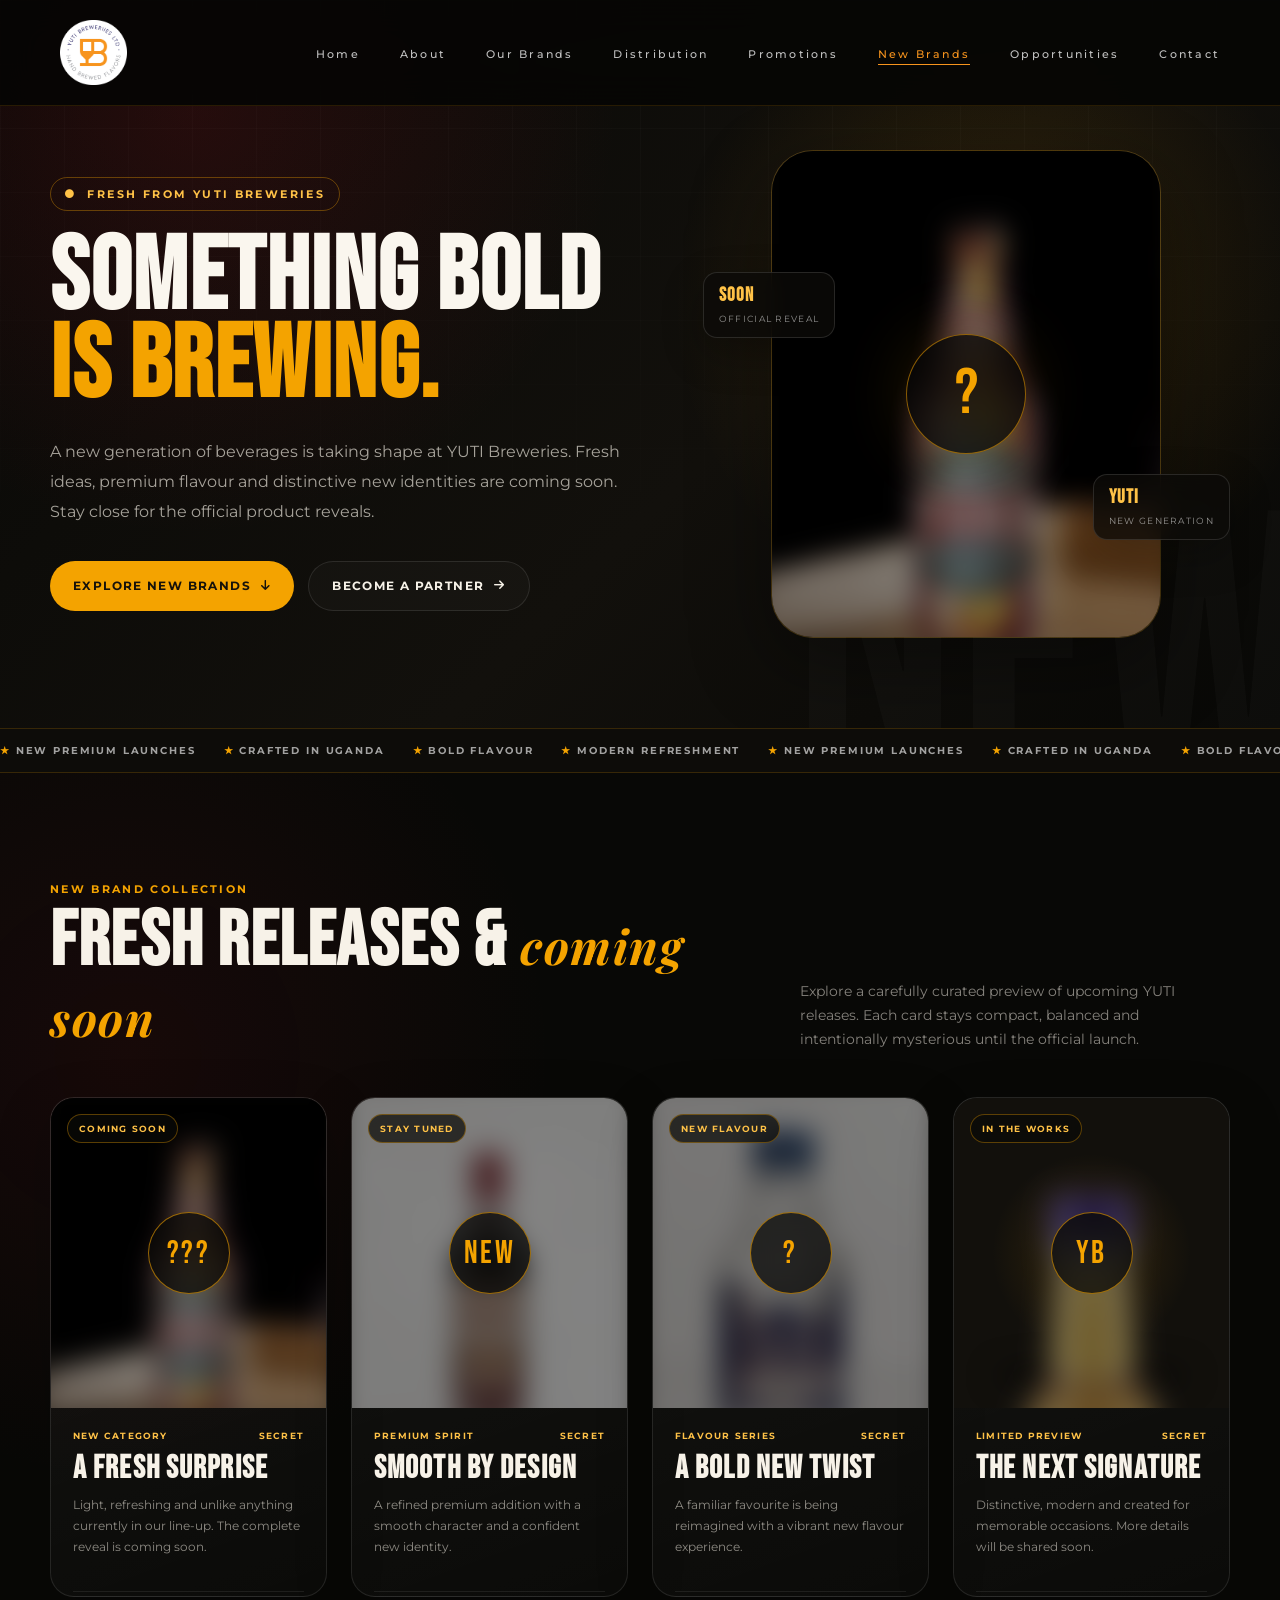
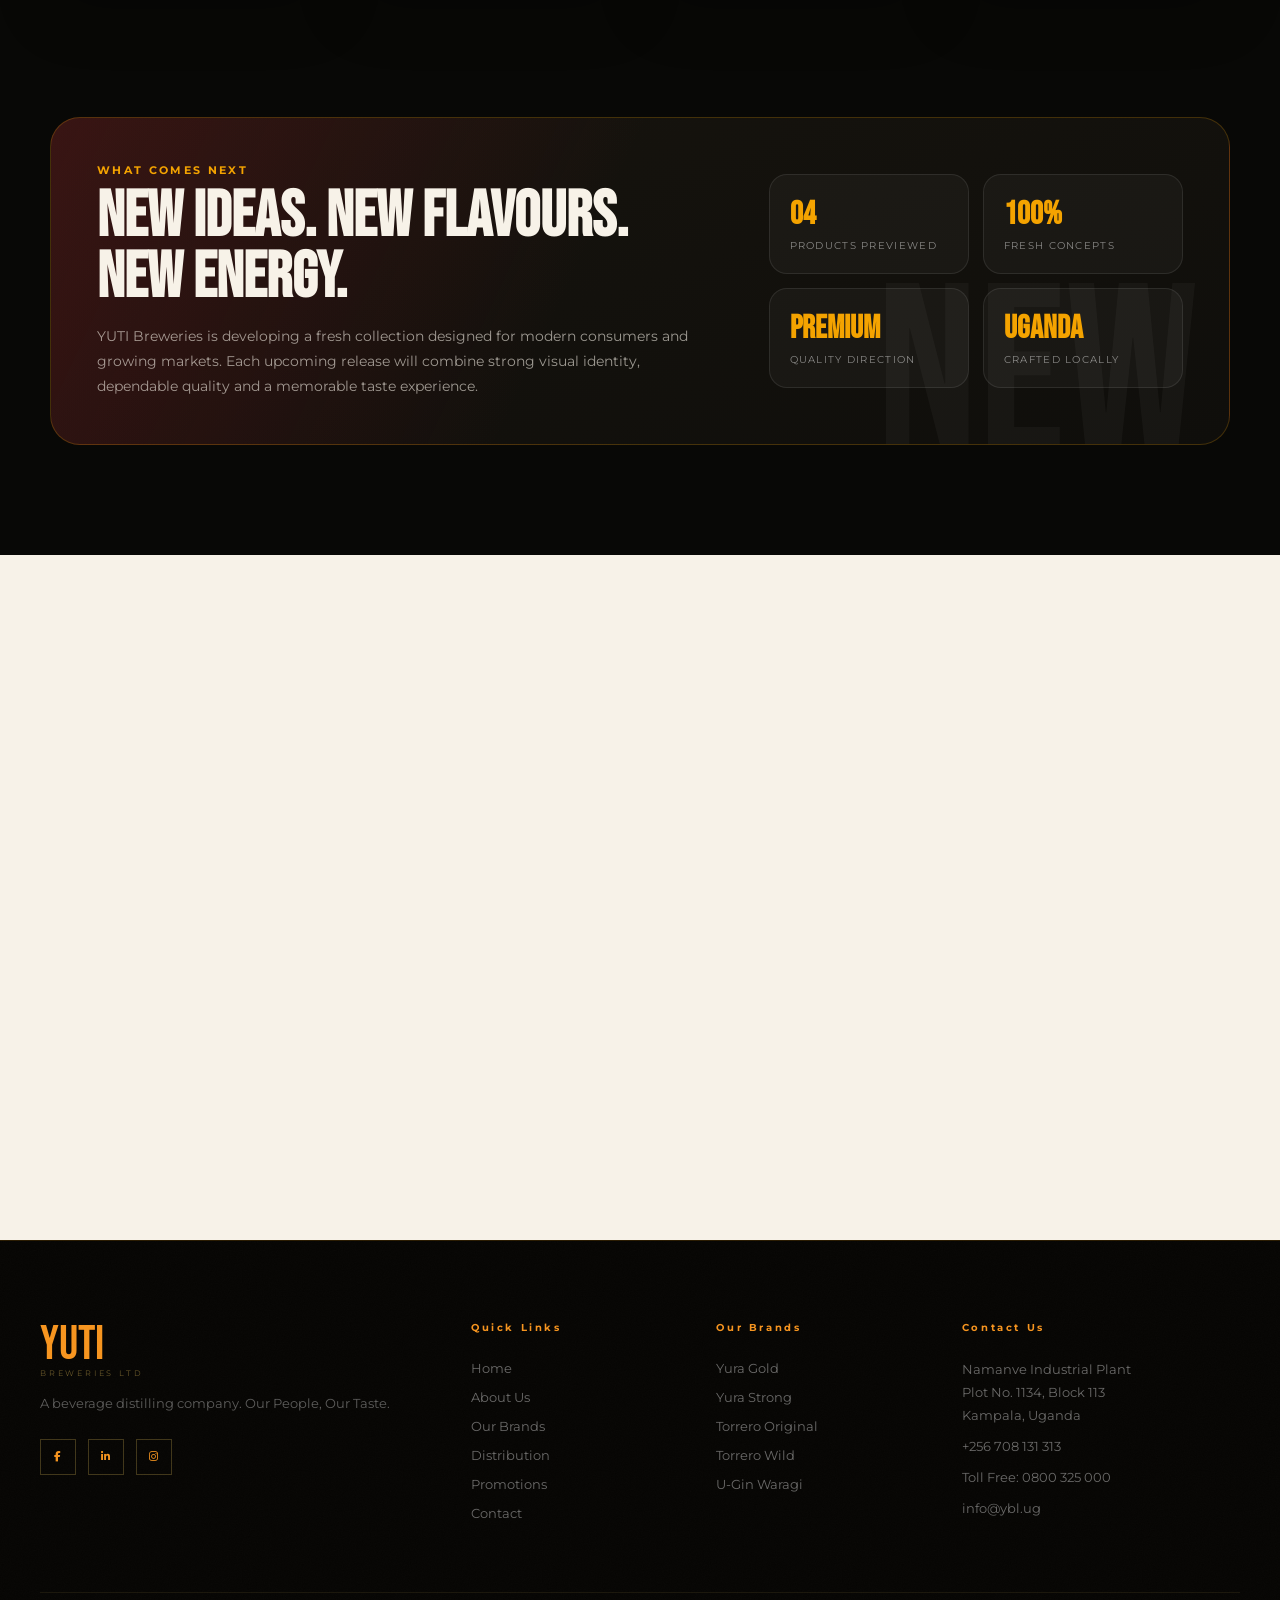
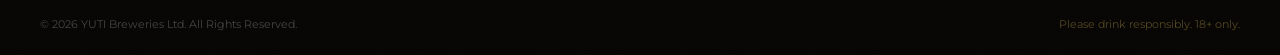
<file: new-brands.html>
<!DOCTYPE html>
<html lang="en">
<head>
    <meta charset="UTF-8">
    <meta name="viewport" content="width=device-width, initial-scale=1.0">
    <meta name="description" content="Discover the newest beverage brands from YUTI Breweries Ltd.">
    <title>New Brands — YUTI Breweries Ltd</title>
<meta name="google-site-verification" content="QZGNsbNlRHX8ZGvWZQjSkA7We_khgejUhwnO-razzdQ" /> 
    <link rel="preconnect" href="https://fonts.googleapis.com">
    <link rel="preconnect" href="https://fonts.gstatic.com" crossorigin>
    <link href="https://fonts.googleapis.com/css2?family=Bebas+Neue&family=Montserrat:wght@400;500;600;700&family=Playfair+Display:ital,wght@0,600;1,600&display=swap" rel="stylesheet">
    <link rel="stylesheet" href="https://cdnjs.cloudflare.com/ajax/libs/font-awesome/6.7.2/css/all.min.css">

    <!-- Keep your existing shared styles. -->
    <link rel="stylesheet" href="style.css">
    <link rel="stylesheet" href="pages.css">

    <style>
        :root {
            --nb-black: #080806;
            --nb-black-soft: #11100d;
            --nb-panel: #171510;
            --nb-gold: #f4a300;
            --nb-gold-light: #ffc247;
            --nb-red: #9f1722;
            --nb-cream: #f7f2e8;
            --nb-muted: #a9a49a;
            --nb-line: rgba(255, 255, 255, 0.10);
            --nb-radius: 24px;
            --nb-shadow: 0 28px 80px rgba(0, 0, 0, 0.38);
        }

        * {
            box-sizing: border-box;
        }

        html {
            scroll-behavior: smooth;
        }

        body {
            margin: 0;
            background: var(--nb-black);
            color: var(--nb-cream);
            font-family: "Montserrat", sans-serif;
            overflow-x: hidden;
        }

        img {
            max-width: 100%;
            display: block;
        }

        a {
            color: inherit;
        }

        .nb-container {
            width: min(1180px, calc(100% - 40px));
            margin-inline: auto;
        }

        /* ---------------- NAVBAR FIX ---------------- */
        .navbar {
            background: rgba(6, 6, 5, 0.92) !important;
            backdrop-filter: blur(18px);
            -webkit-backdrop-filter: blur(18px);
            border-bottom: 1px solid rgba(244, 163, 0, 0.14);
        }

        /* ---------------- HERO ---------------- */
        .new-hero {
            min-height: 690px;
            padding: 150px 0 90px;
            position: relative;
            overflow: hidden;
            display: flex;
            align-items: center;
            isolation: isolate;
            background:
                radial-gradient(circle at 78% 42%, rgba(244, 163, 0, 0.15), transparent 30%),
                radial-gradient(circle at 15% 15%, rgba(159, 23, 34, 0.18), transparent 34%),
                linear-gradient(135deg, #080806 0%, #12100c 58%, #080806 100%);
        }

        .new-hero::before {
            content: "";
            position: absolute;
            inset: 0;
            z-index: -2;
            background-image:
                linear-gradient(rgba(255,255,255,.025) 1px, transparent 1px),
                linear-gradient(90deg, rgba(255,255,255,.025) 1px, transparent 1px);
            background-size: 64px 64px;
            mask-image: linear-gradient(to bottom, black, transparent 90%);
        }

        .new-hero::after {
            content: "NEW";
            position: absolute;
            right: -30px;
            bottom: -80px;
            z-index: -1;
            font-family: "Bebas Neue", sans-serif;
            font-size: clamp(15rem, 30vw, 34rem);
            line-height: .75;
            color: rgba(255,255,255,.018);
            pointer-events: none;
        }

        .hero-layout {
            display: grid;
            grid-template-columns: 1.05fr .95fr;
            gap: 70px;
            align-items: center;
        }

        .hero-kicker {
            display: inline-flex;
            align-items: center;
            gap: 11px;
            padding: 9px 14px;
            margin-bottom: 24px;
            border: 1px solid rgba(244,163,0,.35);
            border-radius: 999px;
            color: var(--nb-gold-light);
            font-size: .68rem;
            font-weight: 700;
            letter-spacing: .22em;
            text-transform: uppercase;
        }

        .hero-kicker i {
            font-size: .55rem;
        }

        .hero-title {
            margin: 0;
            max-width: 700px;
            font-family: "Bebas Neue", sans-serif;
            font-size: clamp(4.7rem, 8vw, 8.3rem);
            line-height: .86;
            letter-spacing: .015em;
            text-transform: uppercase;
        }

        .hero-title span {
            display: block;
            color: var(--nb-gold);
        }

        .hero-copy {
            max-width: 610px;
            margin: 26px 0 34px;
            color: rgba(247,242,232,.65);
            font-size: .98rem;
            line-height: 1.9;
        }

        .hero-actions {
            display: flex;
            gap: 14px;
            flex-wrap: wrap;
        }

        .nb-btn {
            min-height: 50px;
            padding: 0 23px;
            display: inline-flex;
            align-items: center;
            justify-content: center;
            gap: 10px;
            border-radius: 999px;
            text-decoration: none;
            font-size: .72rem;
            font-weight: 700;
            letter-spacing: .12em;
            text-transform: uppercase;
            transition: transform .3s ease, background .3s ease, border-color .3s ease;
        }

        .nb-btn:hover {
            transform: translateY(-3px);
        }

        .nb-btn-primary {
            background: var(--nb-gold);
            color: #16120a;
        }

        .nb-btn-primary:hover {
            background: var(--nb-gold-light);
        }

        .nb-btn-ghost {
            border: 1px solid var(--nb-line);
            color: var(--nb-cream);
            background: rgba(255,255,255,.025);
        }

        .nb-btn-ghost:hover {
            border-color: rgba(244,163,0,.55);
        }

        .hero-showcase {
            position: relative;
            min-height: 485px;
            display: grid;
            place-items: center;
        }

        .hero-product-frame {
            width: min(390px, 86%);
            aspect-ratio: 4 / 5;
            position: relative;
            display: grid;
            place-items: center;
            border-radius: 42px;
            border: 1px solid rgba(244,163,0,.2);
            background:
                radial-gradient(circle at 50% 45%, rgba(244,163,0,.18), transparent 48%),
                linear-gradient(160deg, rgba(255,255,255,.07), rgba(255,255,255,.015));
            box-shadow: var(--nb-shadow);
            overflow: hidden;
        }

        .hero-product-frame::before {
            content: "";
            position: absolute;
            width: 260px;
            height: 260px;
            border-radius: 50%;
            border: 1px solid rgba(244,163,0,.26);
            box-shadow: 0 0 80px rgba(244,163,0,.13);
        }

        .hero-product-frame img {
            width: 82%;
            height: 88%;
            object-fit: contain;
            position: relative;
            z-index: 2;
            filter: drop-shadow(0 28px 26px rgba(0,0,0,.5));
            animation: productFloat 4s ease-in-out infinite;
        }

        @keyframes productFloat {
            0%, 100% { transform: translateY(0); }
            50% { transform: translateY(-12px); }
        }

        .hero-chip {
            position: absolute;
            z-index: 3;
            padding: 11px 15px;
            border: 1px solid rgba(255,255,255,.12);
            border-radius: 14px;
            background: rgba(12,11,8,.78);
            backdrop-filter: blur(12px);
            box-shadow: 0 15px 40px rgba(0,0,0,.28);
        }

        .hero-chip strong {
            display: block;
            color: var(--nb-gold-light);
            font-family: "Bebas Neue", sans-serif;
            font-size: 1.18rem;
            letter-spacing: .06em;
        }

        .hero-chip span {
            color: rgba(255,255,255,.55);
            font-size: .58rem;
            letter-spacing: .14em;
            text-transform: uppercase;
        }

        .chip-one { left: 0; top: 25%; }
        .chip-two { right: 0; bottom: 20%; }


        .mystery-hero-frame img {
            width: 100%;
            height: 100%;
            object-fit: cover;
            filter: blur(12px) grayscale(.35) brightness(.52);
            transform: scale(1.1);
            animation: none;
        }

        .hero-mystery-mark {
            position: absolute;
            z-index: 4;
            width: 120px;
            height: 120px;
            display: grid;
            place-items: center;
            border-radius: 50%;
            border: 1px solid rgba(244,163,0,.55);
            background: rgba(8,8,6,.72);
            color: var(--nb-gold);
            font-family: "Bebas Neue", sans-serif;
            font-size: 4rem;
            box-shadow: 0 0 70px rgba(244,163,0,.14);
            backdrop-filter: blur(12px);
        }

        /* ---------------- TICKER ---------------- */
        .brand-ticker {
            overflow: hidden;
            border-top: 1px solid rgba(244,163,0,.18);
            border-bottom: 1px solid rgba(244,163,0,.18);
            background: #0d0c09;
        }

        .ticker-track {
            width: max-content;
            padding: 15px 0;
            display: flex;
            gap: 28px;
            animation: brandTicker 24s linear infinite;
            color: rgba(255,255,255,.62);
            font-size: .64rem;
            font-weight: 700;
            letter-spacing: .18em;
            text-transform: uppercase;
        }

        .ticker-track b { color: var(--nb-gold); }

        @keyframes brandTicker {
            to { transform: translateX(-50%); }
        }

        /* ---------------- PRODUCTS ---------------- */
        .products-section {
            padding: 110px 0 120px;
            position: relative;
            background:
                radial-gradient(circle at 10% 30%, rgba(159,23,34,.10), transparent 32%),
                var(--nb-black);
        }

        .section-heading {
            display: flex;
            justify-content: space-between;
            gap: 40px;
            align-items: end;
            margin-bottom: 46px;
        }

        .section-label {
            color: var(--nb-gold);
            font-size: .66rem;
            font-weight: 700;
            letter-spacing: .22em;
            text-transform: uppercase;
        }

        .section-heading h2 {
            margin: 10px 0 0;
            font-family: "Bebas Neue", sans-serif;
            font-size: clamp(3.3rem, 6vw, 5.5rem);
            line-height: .95;
            letter-spacing: .02em;
        }

        .section-heading h2 em {
            font-family: "Playfair Display", serif;
            font-size: .62em;
            color: var(--nb-gold);
        }

        .section-heading p {
            max-width: 430px;
            margin: 0;
            color: rgba(247,242,232,.52);
            font-size: .86rem;
            line-height: 1.75;
        }

        .brand-grid {
            display: grid;
            grid-template-columns: repeat(4, minmax(0, 1fr));
            gap: 24px;
        }

        .brand-card {
            width: 100%;
            border: 1px solid var(--nb-line);
            border-radius: var(--nb-radius);
            background: linear-gradient(160deg, rgba(255,255,255,.055), rgba(255,255,255,.015));
            overflow: hidden;
            box-shadow: 0 18px 55px rgba(0,0,0,.22);
            transition: transform .4s ease, border-color .4s ease, box-shadow .4s ease;
            height: 500px;
        }

        .brand-card:hover {
            transform: translateY(-9px);
            border-color: rgba(244,163,0,.35);
            box-shadow: 0 28px 75px rgba(0,0,0,.38);
        }

        .brand-visual {
            height: 310px;
            position: relative;
            display: grid;
            place-items: center;
            overflow: hidden;
            background:
                radial-gradient(circle at center, rgba(244,163,0,.15), transparent 48%),
                #12100c;
        }

        .brand-visual::after {
            content: "";
            position: absolute;
            inset: auto 14% 20px;
            height: 24px;
            border-radius: 50%;
            background: rgba(0,0,0,.5);
            filter: blur(15px);
        }

        .brand-visual img {
            width: 86%;
            height: 88%;
            object-fit: contain;
            position: relative;
            z-index: 2;
            transition: transform .55s cubic-bezier(.2,.7,.2,1);
            filter: drop-shadow(0 20px 18px rgba(0,0,0,.42));
        }

        .brand-card:hover .brand-visual img {
            transform: scale(1.05) translateY(-5px);
        }

        .brand-card.mystery .brand-visual img {
            width: 100%;
            height: 100%;
            object-fit: cover;
            filter: blur(13px) grayscale(.45) brightness(.55);
            transform: scale(1.12);
        }

        .brand-card.mystery:hover .brand-visual img {
            filter: blur(9px) grayscale(.2) brightness(.66);
            transform: scale(1.17);
        }

        .brand-visual-badge {
            position: absolute;
            top: 16px;
            left: 16px;
            z-index: 4;
            padding: 8px 11px;
            border-radius: 999px;
            background: var(--nb-red);
            color: white;
            font-size: .56rem;
            font-weight: 700;
            letter-spacing: .14em;
            text-transform: uppercase;
        }

        .brand-visual-badge.coming {
            background: rgba(10,10,8,.72);
            color: var(--nb-gold-light);
            border: 1px solid rgba(244,163,0,.35);
            backdrop-filter: blur(10px);
        }

        .mystery-mark {
            position: absolute;
            z-index: 3;
            width: 82px;
            height: 82px;
            display: grid;
            place-items: center;
            border-radius: 50%;
            border: 1px solid rgba(244,163,0,.6);
            background: rgba(8,8,6,.72);
            color: var(--nb-gold);
            font-family: "Bebas Neue", sans-serif;
            font-size: 2rem;
            letter-spacing: .08em;
            backdrop-filter: blur(10px);
        }

        .brand-body {
            padding: 22px 22px 24px;
        }

        .brand-meta {
            display: flex;
            justify-content: space-between;
            gap: 12px;
            color: var(--nb-gold-light);
            font-size: .59rem;
            font-weight: 700;
            letter-spacing: .13em;
            text-transform: uppercase;
        }

        .brand-body h3 {
            margin: 12px 0 10px;
            font-family: "Bebas Neue", sans-serif;
            font-size: 2rem;
            line-height: 1;
            letter-spacing: .035em;
        }

        .brand-body p {
            min-height: 76px;
            margin: 0;
            color: rgba(247,242,232,.55);
            font-size: .76rem;
            line-height: 1.7;
        }

        .brand-footer {
            margin-top: 20px;
            padding-top: 16px;
            display: flex;
            justify-content: space-between;
            align-items: center;
            gap: 12px;
            border-top: 1px solid rgba(255,255,255,.08);
        }

        .brand-abv {
            font-family: "Bebas Neue", sans-serif;
            color: var(--nb-gold);
            font-size: 1.2rem;
            letter-spacing: .07em;
        }

        .mini-link {
            width: 38px;
            height: 38px;
            border-radius: 50%;
            display: grid;
            place-items: center;
            border: 1px solid rgba(255,255,255,.12);
            color: var(--nb-cream);
            text-decoration: none;
            transition: background .3s, color .3s, border-color .3s;
        }

        .mini-link:hover {
            background: var(--nb-gold);
            color: #16120a;
            border-color: var(--nb-gold);
        }

        /* ---------------- FEATURE STRIP ---------------- */
        .launch-strip {
            padding: 0 0 110px;
            background: var(--nb-black);
        }

        .launch-panel {
            padding: 46px;
            display: grid;
            grid-template-columns: 1.2fr .8fr;
            gap: 50px;
            align-items: center;
            border-radius: 30px;
            border: 1px solid rgba(244,163,0,.22);
            background:
                linear-gradient(115deg, rgba(159,23,34,.25), transparent 45%),
                linear-gradient(160deg, #17140e, #0f0e0b);
            overflow: hidden;
            position: relative;
        }

        .launch-panel::after {
            content: "NEW";
            position: absolute;
            right: 30px;
            bottom: -55px;
            color: rgba(255,255,255,.035);
            font-family: "Bebas Neue", sans-serif;
            font-size: 15rem;
            line-height: 1;
        }

        .launch-panel h3 {
            margin: 10px 0 15px;
            font-family: "Bebas Neue", sans-serif;
            font-size: clamp(3rem, 5vw, 4.7rem);
            line-height: .95;
        }

        .launch-panel p {
            max-width: 670px;
            margin: 0;
            color: rgba(247,242,232,.60);
            font-size: .86rem;
            line-height: 1.8;
        }

        .launch-stats {
            position: relative;
            z-index: 2;
            display: grid;
            grid-template-columns: 1fr 1fr;
            gap: 14px;
        }

        .launch-stat {
            padding: 20px;
            border-radius: 18px;
            border: 1px solid rgba(255,255,255,.09);
            background: rgba(255,255,255,.035);
        }

        .launch-stat strong {
            display: block;
            color: var(--nb-gold);
            font-family: "Bebas Neue", sans-serif;
            font-size: 2rem;
        }

        .launch-stat span {
            color: rgba(255,255,255,.48);
            font-size: .62rem;
            letter-spacing: .13em;
            text-transform: uppercase;
        }

        /* ---------------- TESTIMONIALS ---------------- */
        .voices-section {
            padding: 105px 0;
            background: var(--nb-cream);
            color: #17140f;
        }

        .voices-section .section-label { color: var(--nb-red); }
        .voices-section .section-heading h2 { color: #17140f; }
        .voices-section .section-heading p { color: rgba(23,20,15,.58); }

        .voices-grid {
            display: grid;
            grid-template-columns: repeat(3, 1fr);
            gap: 22px;
        }

        .voice-card {
            padding: 30px;
            border-radius: 22px;
            background: white;
            border: 1px solid rgba(23,20,15,.08);
            box-shadow: 0 20px 50px rgba(50,35,15,.07);
        }

        .voice-stars {
            margin-bottom: 18px;
            color: var(--nb-gold);
            letter-spacing: .15em;
        }

        .voice-card blockquote {
            margin: 0 0 24px;
            color: rgba(23,20,15,.68);
            font-family: "Playfair Display", serif;
            font-size: 1rem;
            font-style: italic;
            line-height: 1.75;
        }

        .voice-person {
            padding-top: 18px;
            border-top: 1px solid rgba(23,20,15,.08);
        }

        .voice-person strong {
            display: block;
            font-size: .8rem;
        }

        .voice-person span {
            color: rgba(23,20,15,.46);
            font-size: .64rem;
            letter-spacing: .10em;
            text-transform: uppercase;
        }

        /* ---------------- FOOTER OVERRIDES ---------------- */
        .footer {
            border-top: 1px solid rgba(244,163,0,.16);
        }

        /* ---------------- REVEAL ---------------- */
        .reveal-up {
            opacity: 0;
            transform: translateY(28px);
            transition: opacity .75s ease, transform .75s ease;
        }

        .reveal-up.is-visible {
            opacity: 1;
            transform: translateY(0);
        }

        /* ---------------- RESPONSIVE ---------------- */
        @media (max-width: 1100px) {
            .brand-grid { grid-template-columns: repeat(2, 1fr); }
            .hero-layout { gap: 35px; }
        }

        @media (max-width: 850px) {
            .new-hero { padding-top: 125px; }
            .hero-layout { grid-template-columns: 1fr; }
            .hero-showcase { min-height: 420px; }
            .hero-product-frame { width: min(360px, 88%); }
            .chip-one { left: 5%; }
            .chip-two { right: 5%; }
            .section-heading { align-items: flex-start; flex-direction: column; }
            .launch-panel { grid-template-columns: 1fr; padding: 36px; }
            .voices-grid { grid-template-columns: 1fr; }
        }

        @media (max-width: 620px) {
            .nb-container { width: min(100% - 26px, 1180px); }
            .new-hero { min-height: auto; padding: 118px 0 70px; }
            .hero-title { font-size: clamp(4rem, 20vw, 5.6rem); }
            .hero-copy { font-size: .88rem; }
            .hero-actions { flex-direction: column; align-items: stretch; }
            .hero-showcase { min-height: 370px; }
            .hero-product-frame { width: 290px; border-radius: 30px; }
            .hero-chip { padding: 9px 11px; }
            .chip-one { left: 0; top: 20%; }
            .chip-two { right: 0; bottom: 16%; }
            .products-section { padding: 78px 0 86px; }
            .brand-grid { grid-template-columns: 1fr; }
            .brand-visual { height: 330px; }
            .brand-body p { min-height: 0; }
            .launch-strip { padding-bottom: 80px; }
            .launch-panel { padding: 28px 22px; border-radius: 24px; }
            .launch-stats { grid-template-columns: 1fr 1fr; }
            .voices-section { padding: 78px 0; }
        }

        @media (prefers-reduced-motion: reduce) {
            *, *::before, *::after {
                animation-duration: .01ms !important;
                animation-iteration-count: 1 !important;
                scroll-behavior: auto !important;
                transition-duration: .01ms !important;
            }
        }
    </style>
</head>

<body>
    <!-- NAVBAR -->
    <nav class="navbar scrolled" id="navbar">
        <div class="nav-logo">
            <a href="index.html" class="logo-img">
                <img src="images/ybl loo.png" alt="YUTI Breweries Logo">
            </a>
        </div>

        <button class="hamburger" id="hamburger" onclick="toggleMenu()" aria-label="Open navigation menu">
            <span></span><span></span><span></span>
        </button>

        <ul class="nav-links" id="nav-links">
            <li><a href="index.html">Home</a></li>
            <li><a href="about.html">About</a></li>
            <li><a href="brands.html">Our Brands</a></li>
            <!-- <li><a href="ingredients.html">Ingredients</a></li> -->
            <li><a href="distribution.html">Distribution</a></li>
            <li><a href="promotions.html">Promotions</a></li>
            <li><a href="new-brands.html" class="active">New Brands</a></li>
            <li><a href="opportunities.html">Opportunities</a></li>
            <li><a href="contact.html">Contact</a></li>
        </ul>
    </nav>

    <main>
        <!-- HERO -->
        <section class="new-hero">
            <div class="nb-container hero-layout">
                <div class="hero-copy-wrap reveal-up">
                    <div class="hero-kicker"><i class="fa-solid fa-circle"></i> Fresh from YUTI Breweries</div>
                    <h1 class="hero-title">Something bold <span>is brewing.</span></h1>
                    <p class="hero-copy">
                        A new generation of beverages is taking shape at YUTI Breweries.
                        Fresh ideas, premium flavour and distinctive new identities are coming soon.
                        Stay close for the official product reveals.
                    </p>
                    <div class="hero-actions">
                        <a href="#new-products" class="nb-btn nb-btn-primary">Explore new brands <i class="fa-solid fa-arrow-down"></i></a>
                        <a href="contact.html" class="nb-btn nb-btn-ghost">Become a partner <i class="fa-solid fa-arrow-right"></i></a>
                    </div>
                </div>

                <div class="hero-showcase reveal-up">
                    <div class="hero-product-frame mystery-hero-frame" aria-label="Upcoming product reveal">
                        <img src="images/Group 1707478818 (1).jpg" alt="Upcoming YUTI beverage">
                        <div class="hero-mystery-mark">?</div>
                    </div>
                    <div class="hero-chip chip-one"><strong>SOON</strong><span>Official reveal</span></div>
                    <div class="hero-chip chip-two"><strong>YUTI</strong><span>New generation</span></div>
                </div>
            </div>
        </section>

        <!-- TICKER -->
        <div class="brand-ticker" aria-hidden="true">
            <div class="ticker-track">
                <span><b>★</b> New premium launches</span>
                <span><b>★</b> Crafted in Uganda</span>
                <span><b>★</b> Bold flavour</span>
                <span><b>★</b> Modern refreshment</span>
                <span><b>★</b> New premium launches</span>
                <span><b>★</b> Crafted in Uganda</span>
                <span><b>★</b> Bold flavour</span>
                <span><b>★</b> Modern refreshment</span>
            </div>
        </div>

        <!-- PRODUCTS -->
        <section class="products-section" id="new-products">
            <div class="nb-container">
                <div class="section-heading reveal-up">
                    <div>
                        <div class="section-label">New brand collection</div>
                        <h2>Fresh releases &amp; <em>coming soon</em></h2>
                    </div>
                    <p>
                        Explore a carefully curated preview of upcoming YUTI releases. Each card stays compact, balanced and intentionally mysterious until the official launch.
                    </p>
                </div>

                <div class="brand-grid">
                    <article class="brand-card mystery reveal-up">
                        <div class="brand-visual"><span class="brand-visual-badge coming">Coming soon</span><img src="images/Group 1707478818 (1).jpg" alt="Upcoming YUTI beverage"><div class="mystery-mark">???</div></div>
                        <div class="brand-body"><div class="brand-meta"><span>New category</span><span>Secret</span></div><h3>A fresh surprise</h3><p>Light, refreshing and unlike anything currently in our line-up. The complete reveal is coming soon.</p><div class="brand-footer"><span class="brand-abv">Revealing soon</span><a href="contact.html" class="mini-link" aria-label="Ask about this upcoming brand"><i class="fa-solid fa-bell"></i></a></div></div>
                    </article>
                    <article class="brand-card mystery reveal-up">
                        <div class="brand-visual"><span class="brand-visual-badge coming">Stay tuned</span><img src="images/bottle images/1L4A5361.jpg.jpeg" alt="Upcoming premium spirit"><div class="mystery-mark">NEW</div></div>
                        <div class="brand-body"><div class="brand-meta"><span>Premium spirit</span><span>Secret</span></div><h3>Smooth by design</h3><p>A refined premium addition with a smooth character and a confident new identity.</p><div class="brand-footer"><span class="brand-abv">In development</span><a href="contact.html" class="mini-link" aria-label="Ask about this upcoming spirit"><i class="fa-solid fa-bell"></i></a></div></div>
                    </article>
                    <article class="brand-card mystery reveal-up">
                        <div class="brand-visual"><span class="brand-visual-badge coming">New flavour</span><img src="images/bottle images/1L4A5316.jpg.jpeg" alt="Upcoming YUTI flavour"><div class="mystery-mark">?</div></div>
                        <div class="brand-body"><div class="brand-meta"><span>Flavour series</span><span>Secret</span></div><h3>A bold new twist</h3><p>A familiar favourite is being reimagined with a vibrant new flavour experience.</p><div class="brand-footer"><span class="brand-abv">Launching soon</span><a href="contact.html" class="mini-link" aria-label="Ask about this upcoming flavour"><i class="fa-solid fa-bell"></i></a></div></div>
                    </article>
                    <article class="brand-card mystery reveal-up">
                        <div class="brand-visual"><span class="brand-visual-badge coming">In the works</span><img src="images/1784122979999~2.png" alt="Upcoming YUTI product"><div class="mystery-mark">YB</div></div>
                        <div class="brand-body"><div class="brand-meta"><span>Limited preview</span><span>Secret</span></div><h3>The next signature</h3><p>Distinctive, modern and created for memorable occasions. More details will be shared soon.</p><div class="brand-footer"><span class="brand-abv">Coming soon</span><a href="contact.html" class="mini-link" aria-label="Ask about this upcoming product"><i class="fa-solid fa-bell"></i></a></div></div>
                    </article>
                </div>
            </div>
        </section>

        <!-- FEATURE PANEL -->
        <section class="launch-strip">
            <div class="nb-container">
                <div class="launch-panel reveal-up">
                    <div><div class="section-label">What comes next</div><h3>New ideas. New flavours. New energy.</h3><p>YUTI Breweries is developing a fresh collection designed for modern consumers and growing markets. Each upcoming release will combine strong visual identity, dependable quality and a memorable taste experience.</p></div>
                    <div class="launch-stats"><div class="launch-stat"><strong>04</strong><span>Products previewed</span></div><div class="launch-stat"><strong>100%</strong><span>Fresh concepts</span></div><div class="launch-stat"><strong>Premium</strong><span>Quality direction</span></div><div class="launch-stat"><strong>Uganda</strong><span>Crafted locally</span></div></div>
                </div>
            </div>
        </section>

        <!-- TESTIMONIALS -->
        <section class="voices-section">
            <div class="nb-container">
                <div class="section-heading reveal-up">
                    <div>
                        <div class="section-label">Partner voices</div>
                        <h2>Built for growth, <em>backed by trust</em></h2>
                    </div>
                    <p>Strong products, reliable supply and meaningful partner support across the region.</p>
                </div>

                <div class="voices-grid">
                    <article class="voice-card reveal-up">
                        <div class="voice-stars">★★★★★</div>
                        <blockquote>“The products are easy to position and the YUTI team gives us the support needed to grow confidently.”</blockquote>
                        <div class="voice-person"><strong>Okello James</strong><span>Distributor · Gulu, Uganda</span></div>
                    </article>
                    <article class="voice-card reveal-up">
                        <div class="voice-stars">★★★★★</div>
                        <blockquote>“From brand activations to point-of-sale material, the partnership has been practical and consistent.”</blockquote>
                        <div class="voice-person"><strong>Nabirye Sarah</strong><span>Retailer partner · Mbale, Uganda</span></div>
                    </article>
                    <article class="voice-card reveal-up">
                        <div class="voice-stars">★★★★★</div>
                        <blockquote>“The onboarding was clear, supply has been dependable and the portfolio continues to attract customers.”</blockquote>
                        <div class="voice-person"><strong>Mwangi Collins</strong><span>Distributor · Kisumu, Kenya</span></div>
                    </article>
                </div>
            </div>
        </section>
    </main>

    <!-- FOOTER -->
    <footer class="footer">
        <div class="footer-texture"></div>
        <div class="container">
            <div class="footer-grid">
                <div class="footer-brand">
                    <div class="footer-logo">YUTI<br><small>BREWERIES LTD</small></div>
                    <p>A beverage distilling company. Our People, Our Taste.</p>
                    <div class="footer-social">
                        <a href="https://www.facebook.com/yblug" target="_blank" rel="noopener" class="social-icon" aria-label="Facebook"><i class="fab fa-facebook-f"></i></a>
                        <a href="https://www.linkedin.com/company/ybluganda/" target="_blank" rel="noopener" class="social-icon" aria-label="LinkedIn"><i class="fab fa-linkedin-in"></i></a>
                        <a href="https://www.instagram.com/yblug/" target="_blank" rel="noopener" class="social-icon" aria-label="Instagram"><i class="fab fa-instagram"></i></a>
                    </div>
                </div>

                <div class="footer-links">
                    <h4>Quick Links</h4>
                    <ul>
                        <li><a href="index.html">Home</a></li>
                        <li><a href="about.html">About Us</a></li>
                        <li><a href="brands.html">Our Brands</a></li>
                        <!-- <li><a href="ingredients.html">Ingredients</a></li> -->
                        <li><a href="distribution.html">Distribution</a></li>
                        <li><a href="promotions.html">Promotions</a></li>
                        <li><a href="contact.html">Contact</a></li>
                    </ul>
                </div>

                <div class="footer-brands-list">
                    <h4>Our Brands</h4>
                    <ul>
                        <li><a href="brands.html#beer">Yura Gold</a></li>
                        <li><a href="brands.html#beer">Yura Strong</a></li>
                        <li><a href="brands.html#spirits">Torrero Original</a></li>
                        <li><a href="brands.html#spirits">Torrero Wild</a></li>
                        <li><a href="brands.html#gin">U-Gin Waragi</a></li>
                    </ul>
                </div>

                <div class="footer-contact">
                    <h4>Contact Us</h4>
                    <p>Namanve Industrial Plant<br>Plot No. 1134, Block 113<br>Kampala, Uganda</p>
                    <p><a href="tel:+256708131313">+256 708 131 313</a></p>
                    <p>Toll Free: <a href="tel:0800325000">0800 325 000</a></p>
                    <p><a href="mailto:info@ybl.ug">info@ybl.ug</a></p>
                </div>
            </div>

            <div class="footer-bottom">
                <p>© <span id="year"></span> YUTI Breweries Ltd. All Rights Reserved.</p>
                <p class="drink-resp">Please drink responsibly. 18+ only.</p>
            </div>
        </div>
    </footer>

    <script src="main.js"></script>
    <script>
        document.getElementById("year").textContent = new Date().getFullYear();

        const revealObserver = new IntersectionObserver((entries, observer) => {
            entries.forEach((entry) => {
                if (entry.isIntersecting) {
                    entry.target.classList.add("is-visible");
                    observer.unobserve(entry.target);
                }
            });
        }, { threshold: 0.12 });

        document.querySelectorAll(".reveal-up").forEach((element, index) => {
            element.style.transitionDelay = `${Math.min(index % 4, 3) * 90}ms`;
            revealObserver.observe(element);
        });
    </script>
</body>
</html>
</file>
<file: style.css>
/* ===========================
   YUTI BREWERIIES — STYLES.CSS
   =========================== */

:root {
  --gold: #f7941d;
  --gold-light: #E8C96A;
  --gold-dark: #8B6914;
  --crimson: #8B1A1A;
  --crimson-light: #C0392B;
  --dark: #0A0805;
  --dark-2: #120E09;
  --dark-3: #1C1510;
  --tan: #F5EDD8;
  --tan-dark: #E8D9B8;
  --cream: #FAF6EE;
  --text-light: rgba(255,255,255,0.85);
  --text-muted: rgba(255,255,255,0.5);
  --font-display: 'Bebas Neue', sans-serif;
  --font-serif: 'Playfair Display', Georgia, serif;
  --font-body: 'Montserrat', sans-serif;
  --font-elegant: 'Cormorant Garamond', serif;
  --transition: cubic-bezier(0.4, 0, 0.2, 1);
}

* { margin: 0; padding: 0; box-sizing: border-box; }

html { scroll-behavior: smooth; }

body {
  font-family: var(--font-body);
  background: var(--dark);
  color: var(--cream);
  overflow-x: hidden;
  -webkit-font-smoothing: antialiased;
}

/* TEXTURE OVERLAY */
.texture-overlay {
  position: absolute;
  inset: 0;
  background-image: 
    url("data:image/svg+xml,%3Csvg xmlns='http://www.w3.org/2000/svg' width='300' height='300'%3E%3Cfilter id='noise'%3E%3CfeTurbulence type='fractalNoise' baseFrequency='0.85' numOctaves='4' stitchTiles='stitch'/%3E%3CfeColorMatrix type='saturate' values='0'/%3E%3C/filter%3E%3Crect width='300' height='300' filter='url(%23noise)' opacity='0.04'/%3E%3C/svg%3E");
  pointer-events: none;
  z-index: 1;
}
.texture-overlay.dark { opacity: 0.08; }

.container { max-width: 1280px; margin: 0 auto; padding: 0 40px; }

/* ========================
   AGE GATE
   ======================== */
.age-gate {
  position: fixed;
  inset: 0;
  z-index: 9999;
  display: flex;
  align-items: center;
  justify-content: center;
  background: var(--dark);
}

.age-gate-bg {
  position: absolute;
  inset: 0;
  background: 
    radial-gradient(ellipse at 30% 50%, rgba(139,26,26,0.3) 0%, transparent 60%),
    radial-gradient(ellipse at 70% 50%, rgba(201,168,76,0.15) 0%, transparent 60%),
    url('https://images.unsplash.com/photo-1558618666-fcd25c85cd64?w=1920&h=1080&fit=crop') center/cover no-repeat;
  filter: brightness(0.15);
}

.age-gate-content {
  position: relative;
  z-index: 2;
  text-align: center;
  max-width: 520px;
  padding: 60px 40px;
  border: 1px solid rgba(201,168,76,0.3);
  background: rgba(10,8,5,0.85);
  backdrop-filter: blur(20px);
  animation: fadeInUp 0.8s ease forwards;
}

.logo-circle {
  width: 80px;
  height: 80px;
  border-radius: 50%;
  border: 2px solid var(--gold);
  display: flex;
  align-items: center;
  justify-content: center;
  font-family: var(--font-display);
  font-size: 2rem;
  color: var(--gold);
  margin: 0 auto 16px;
  animation: pulse 2s ease infinite;
}

@keyframes pulse {
  0%, 100% { box-shadow: 0 0 0 0 rgba(201,168,76,0.4); }
  50% { box-shadow: 0 0 0 15px rgba(201,168,76,0); }
}

.age-gate-tagline {
  font-family: var(--font-body);
  font-size: 0.65rem;
  letter-spacing: 0.3em;
  color: var(--gold);
  margin-bottom: 24px;
}

.age-gate-title {
  font-family: var(--font-serif);
  font-size: clamp(1.4rem, 3vw, 1.8rem);
  color: var(--cream);
  margin-bottom: 16px;
  line-height: 1.2;
}

.age-gate-sub {
  font-size: 0.85rem;
  color: var(--text-muted);
  margin-bottom: 32px;
  line-height: 1.6;
}

.age-gate-dob label {
  display: block;
  font-size: 0.7rem;
  letter-spacing: 0.2em;
  color: var(--gold);
  margin-bottom: 12px;
}

.dob-fields {
  display: flex;
  align-items: center;
  justify-content: center;
  gap: 8px;
  margin-bottom: 32px;
}

.dob-fields input {
  width: 70px;
  padding: 12px 8px;
  background: rgba(255,255,255,0.05);
  border: 1px solid rgba(201,168,76,0.3);
  color: var(--cream);
  font-family: var(--font-body);
  font-size: 1rem;
  text-align: center;
  outline: none;
  transition: border-color 0.3s;
}
.dob-fields input:focus { border-color: var(--gold); }
.dob-fields span { color: var(--gold); font-size: 1.2rem; }

.age-gate-buttons {
  display: flex;
  gap: 16px;
  justify-content: center;
  margin-bottom: 24px;
}

.btn-enter {
  background: var(--gold);
  color: var(--dark);
  border: none;
  padding: 14px 32px;
  font-family: var(--font-body);
  font-size: 0.8rem;
  font-weight: 600;
  letter-spacing: 0.15em;
  cursor: pointer;
  transition: all 0.3s;
}
.btn-enter:hover { background: var(--gold-light); transform: translateY(-2px); }

.btn-deny {
  background: transparent;
  color: rgba(255,255,255,0.5);
  border: 1px solid rgba(255,255,255,0.2);
  padding: 14px 32px;
  font-family: var(--font-body);
  font-size: 0.8rem;
  letter-spacing: 0.15em;
  cursor: pointer;
  transition: all 0.3s;
}
.btn-deny:hover { border-color: rgba(255,255,255,0.4); color: rgba(255,255,255,0.7); }

.age-gate-legal { font-size: 0.7rem; color: rgba(255,255,255,0.3); margin-bottom: 16px; }
.age-gate-legal a { color: var(--gold); text-decoration: none; }
.age-gate-warning {
  font-size: 0.7rem;
  color: rgba(201,168,76,0.6);
  padding: 10px;
  border-top: 1px solid rgba(201,168,76,0.2);
}

.denied-page {
  position: fixed;
  inset: 0;
  display: flex;
  flex-direction: column;
  align-items: center;
  justify-content: center;
  background: var(--dark);
  color: var(--cream);
  z-index: 9999;
  gap: 16px;
  font-family: var(--font-body);
}

/* ========================
   NAVBAR
   ======================== */
.navbar {
  position: fixed;
  top: 0;
  width: 100%;
  z-index: 1000;
  display: flex;
  align-items: center;
  justify-content: space-between;
  padding: 20px 60px;
  transition: all 0.4s var(--transition);
}

.navbar.scrolled {
  background: rgba(10,8,5,0.95);
  backdrop-filter: blur(20px);
  padding: 14px 60px;
  border-bottom: 1px solid rgba(201,168,76,0.15);
}

.nav-logo a {
  display: flex;
  flex-direction: column;
  text-decoration: none;
}
.logo-text {
  font-family: var(--font-display);
  font-size: 2rem;
  color: var(--gold);
  line-height: 1;
  letter-spacing: 0.05em;
}
.logo-sub {
  font-size: 0.45rem;
  letter-spacing: 0.35em;
  color: rgba(201,168,76,0.7);
  font-family: var(--font-body);
}

.nav-links {
  display: flex;
  list-style: none;
  gap: 40px;
}
.nav-links a {
  color: rgba(255,255,255,0.75);
  text-decoration: none;
  font-size: 0.7rem;
  letter-spacing: 0.2em;
  font-weight: 500;
  transition: color 0.3s;
  position: relative;
}
.nav-links a::after {
  content: '';
  position: absolute;
  bottom: -4px;
  left: 0;
  width: 0;
  height: 1px;
  background: var(--gold);
  transition: width 0.3s;
}
.nav-links a:hover, .nav-links a.active { color: var(--gold); }
.nav-links a:hover::after, .nav-links a.active::after { width: 100%; }

.hamburger {
  display: none;
  flex-direction: column;
  gap: 5px;
  background: none;
  border: none;
  cursor: pointer;
  padding: 4px;
}
.hamburger span {
  display: block;
  width: 24px;
  height: 2px;
  background: var(--gold);
  transition: all 0.3s;
}

/* ========================
   HERO
   ======================== */
.hero {
  position: relative;
  height: 100vh;
  min-height: 700px;
  display: flex;
  align-items: center;
  overflow: hidden;
}

.hero-video-wrap {
  position: absolute;
  inset: 0;
  z-index: 0;
}

.hero-video {
  width: 100%;
  height: 100%;
  object-fit: cover;
  transform: scale(1.05);
  animation: zoomOut 10s ease-out forwards;
}

@keyframes zoomOut {
  from { transform: scale(1.1); }
  to { transform: scale(1.0); }
}

.hero-fallback {
  position: absolute;
  inset: 0;
  background: 
    url('https://images.unsplash.com/photo-1558618666-fcd25c85cd64?w=1920&h=1080&fit=crop') center/cover no-repeat;
  z-index: -1;
}

.hero-overlay {
  position: absolute;
  inset: 0;
  background: 
    linear-gradient(to right, rgba(10,8,5,0.85) 40%, rgba(10,8,5,0.3) 100%),
    linear-gradient(to top, rgba(10,8,5,0.7) 0%, transparent 50%);
}

.hero-texture {
  position: absolute;
  inset: 0;
  background-image: url("data:image/svg+xml,%3Csvg xmlns='http://www.w3.org/2000/svg' width='400' height='400'%3E%3Cfilter id='n'%3E%3CfeTurbulence type='fractalNoise' baseFrequency='0.9' numOctaves='4'/%3E%3CfeColorMatrix type='saturate' values='0'/%3E%3C/filter%3E%3Crect width='400' height='400' filter='url(%23n)' opacity='0.03'/%3E%3C/svg%3E");
  pointer-events: none;
  z-index: 1;
}

.hero-content {
  position: relative;
  z-index: 2;
  padding: 0 60px;
  max-width: 750px;
  padding-top: 80px;
}

.hero-eyebrow {
  font-size: 0.65rem;
  letter-spacing: 0.4em;
  color: var(--gold);
  margin-bottom: 20px;
  animation: fadeInUp 0.8s 0.2s both;
}

.hero-title {
  font-family: var(--font-display);
  font-size: clamp(5rem, 12vw, 10rem);
  line-height: 0.9;
  color: var(--cream);
  margin-bottom: 24px;
}

.hero-title .line1 {
  display: block;
  animation: fadeInUp 0.8s 0.4s both;
}
.hero-title .line2 {
  display: block;
  color: var(--gold);
  animation: fadeInUp 0.8s 0.55s both;
}
.hero-title .line3 {
  display: block;
  font-size: clamp(2.5rem, 6vw, 5rem);
  color: rgba(255,255,255,0.6);
  animation: fadeInUp 0.8s 0.7s both;
}

.hero-desc {
  font-size: 1rem;
  color: rgba(255,255,255,0.65);
  margin-bottom: 40px;
  line-height: 1.7;
  max-width: 480px;
  animation: fadeInUp 0.8s 0.85s both;
}

.hero-cta {
  display: flex;
  gap: 16px;
  margin-bottom: 60px;
  animation: fadeInUp 0.8s 1s both;
}

.btn-primary {
  background: var(--gold);
  color: var(--dark);
  padding: 16px 36px;
  font-size: 0.75rem;
  font-weight: 600;
  letter-spacing: 0.15em;
  text-decoration: none;
  transition: all 0.3s;
  display: inline-block;
  font-family: var(--font-body);
}
.btn-primary:hover {
  background: var(--gold-light);
  transform: translateY(-3px);
  box-shadow: 0 20px 40px rgba(201,168,76,0.3);
}

.btn-secondary {
  color: var(--cream);
  padding: 16px 36px;
  font-size: 0.75rem;
  letter-spacing: 0.15em;
  text-decoration: none;
  border: 1px solid rgba(255,255,255,0.3);
  transition: all 0.3s;
  display: inline-block;
  font-family: var(--font-body);
}
.btn-secondary:hover {
  border-color: var(--gold);
  color: var(--gold);
  transform: translateY(-3px);
}

.btn-outline {
  display: inline-block;
  color: var(--gold);
  border: 1px solid var(--gold);
  padding: 14px 30px;
  font-size: 0.75rem;
  letter-spacing: 0.15em;
  text-decoration: none;
  font-family: var(--font-body);
  transition: all 0.3s;
  margin-top: 24px;
}
.btn-outline:hover {
  background: var(--gold);
  color: var(--dark);
  transform: translateY(-2px);
}

.hero-stats {
  display: flex;
  align-items: center;
  gap: 32px;
  animation: fadeInUp 0.8s 1.1s both;
}

.stat { display: flex; flex-direction: column; }
.stat-num {
  font-family: var(--font-display);
  font-size: 2.5rem;
  color: var(--gold);
  line-height: 1;
}
.stat-label {
  font-size: 0.6rem;
  letter-spacing: 0.15em;
  color: rgba(255,255,255,0.45);
  margin-top: 4px;
}
.stat-divider {
  width: 1px;
  height: 40px;
  background: rgba(201,168,76,0.3);
}

.hero-scroll {
  position: absolute;
  bottom: 40px;
  right: 60px;
  display: flex;
  flex-direction: column;
  align-items: center;
  gap: 12px;
  z-index: 2;
  animation: fadeIn 1s 1.5s both;
}
.hero-scroll span {
  font-size: 0.55rem;
  letter-spacing: 0.35em;
  color: rgba(255,255,255,0.35);
  writing-mode: vertical-rl;
}
.scroll-line {
  width: 1px;
  height: 60px;
  background: linear-gradient(to bottom, var(--gold), transparent);
  animation: scrollAnim 1.5s ease-in-out infinite;
}
@keyframes scrollAnim {
  0% { transform: scaleY(0); transform-origin: top; }
  50% { transform: scaleY(1); transform-origin: top; }
  51% { transform-origin: bottom; }
  100% { transform: scaleY(0); transform-origin: bottom; }
}

/* ========================
   TICKER STRIP
   ======================== */
.about-strip {
  background: var(--gold);
  padding: 14px 0;
  overflow: hidden;
  position: relative;
  z-index: 10;
}
.strip-inner {
  display: flex;
  gap: 24px;
  white-space: nowrap;
  animation: ticker 25s linear infinite;
  font-family: var(--font-body);
  font-size: 0.65rem;
  font-weight: 600;
  letter-spacing: 0.2em;
  color: var(--dark);
}
.strip-inner .dot { color: var(--dark-3); }
@keyframes ticker {
  from { transform: translateX(0); }
  to { transform: translateX(-50%); }
}

/* ========================
   SECTIONS SHARED
   ======================== */
.section-tag {
  font-size: 0.62rem;
  letter-spacing: 0.35em;
  color: var(--gold);
  margin-bottom: 16px;
  font-family: var(--font-body);
}
.section-title {
  font-family: var(--font-serif);
  font-size: clamp(2.5rem, 5vw, 4rem);
  line-height: 1.1;
  color: var(--dark);
  margin-bottom: 40px;
}
.section-title em { color: var(--crimson); font-style: italic; }
.section-title.light { color: var(--cream); }
.section-title.light em { color: var(--gold); }

.section-header { margin-bottom: 60px; }
.section-header.light .section-tag { color: var(--gold); }

/* ========================
   MANUFACTURER SECTION
   ======================== */
.manufacturer-section {
  position: relative;
  background: 
    linear-gradient(135deg, var(--tan) 0%, var(--cream) 50%, var(--tan-dark) 100%);
  padding: 120px 0;
  overflow: hidden;
}

.manufacturer-section::before {
  content: '';
  position: absolute;
  inset: 0;
  background-image: url("data:image/svg+xml,%3Csvg xmlns='http://www.w3.org/2000/svg' width='60' height='60'%3E%3Cpath d='M30 0L60 30L30 60L0 30Z' fill='none' stroke='rgba(139,26,26,0.04)' stroke-width='1'/%3E%3C/svg%3E");
  background-size: 60px 60px;
}

.manufacturer-grid {
  display: grid;
  grid-template-columns: 1fr 1fr;
  gap: 80px;
  align-items: center;
}

.mfr-text .lead-text {
  font-family: var(--font-serif);
  font-size: 1.3rem;
  color: var(--dark);
  margin-bottom: 24px;
  line-height: 1.5;
}
.mfr-text p {
  font-size: 0.9rem;
  color: rgba(10,8,5,0.65);
  line-height: 1.8;
  margin-bottom: 16px;
}

.mfr-images {
  position: relative;
  height: 480px;
}
.img-card {
  position: absolute;
  overflow: hidden;
  box-shadow: 0 30px 60px rgba(0,0,0,0.2);
}
.img-card img { width: 100%; height: 100%; object-fit: cover; transition: transform 0.5s; }
.img-card:hover img { transform: scale(1.05); }
.img-label {
  position: absolute;
  bottom: 12px;
  left: 12px;
  background: var(--gold);
  color: var(--dark);
  font-size: 0.65rem;
  letter-spacing: 0.15em;
  padding: 6px 12px;
  font-weight: 600;
}

.img-card-1 { width: 65%; height: 55%; top: 0; left: 0; }
.img-card-2 { width: 55%; height: 55%; bottom: 0; right: 0; }

.mfr-badge {
  position: absolute;
  top: 50%;
  left: 50%;
  transform: translate(-50%, -50%);
  z-index: 10;
}
.badge-inner {
  width: 110px;
  height: 110px;
  border-radius: 50%;
  background: var(--crimson);
  border: 3px solid var(--gold);
  display: flex;
  flex-direction: column;
  align-items: center;
  justify-content: center;
  box-shadow: 0 20px 40px rgba(139,26,26,0.4);
}
.badge-num {
  font-family: var(--font-display);
  font-size: 1.8rem;
  color: var(--gold);
  line-height: 1;
}
.badge-text {
  font-size: 0.45rem;
  letter-spacing: 0.2em;
  color: var(--cream);
  text-align: center;
  line-height: 1.4;
}

/* ========================
   BRANDS PREVIEW
   ======================== */
.brands-preview {
  position: relative;
  background: var(--dark-2);
  padding: 120px 0;
  overflow: hidden;
}

.brands-preview::before {
  content: '';
  position: absolute;
  inset: 0;
  background: 
    radial-gradient(ellipse at 20% 50%, rgba(139,26,26,0.2) 0%, transparent 50%),
    radial-gradient(ellipse at 80% 50%, rgba(201,168,76,0.1) 0%, transparent 50%);
}

.brands-grid {
  display: grid;
  grid-template-columns: repeat(4, 1fr);
  gap: 20px;
  margin-bottom: 50px;
}

.brand-card {
  position: relative;
  overflow: hidden;
  cursor: pointer;
  text-decoration: none;
  display: block;
  aspect-ratio: 3/4;
  transition: transform 0.4s var(--transition);
}
.brand-card:hover { transform: translateY(-8px); }

.brand-img { position: absolute; inset: 0; }
.brand-img img { width: 100%; height: 100%; object-fit: scale-down; transition: transform 0.5s; }
.brand-card:hover .brand-img img { transform: scale(1.08); }
.brand-overlay {
  position: absolute;
  inset: 0;
  background: linear-gradient(to top, rgba(10,8,5,0.9) 0%, rgba(10,8,5,0.2) 60%, transparent 100%);
}

.brand-info {
  position: absolute;
  bottom: 24px;
  left: 24px;
  right: 24px;
  z-index: 2;
}
.brand-cat {
  display: block;
  font-size: 0.6rem;
  letter-spacing: 0.25em;
  color: var(--gold);
  margin-bottom: 8px;
}
.brand-info h3 {
  font-family: var(--font-display);
  font-size: 1.4rem;
  color: var(--cream);
  margin-bottom: 6px;
  letter-spacing: 0.05em;
}
.brand-info p { font-size: 0.75rem; color: rgba(255,255,255,0.55); }

.brand-card.featured .brand-info h3 { color: var(--gold); }

.featured-badge {
  position: absolute;
  top: 16px;
  right: 16px;
  background: var(--gold);
  color: var(--dark);
  font-size: 0.55rem;
  font-weight: 700;
  letter-spacing: 0.15em;
  padding: 6px 10px;
  z-index: 3;
}

.brands-cta { text-align: center; }

/* ========================
   DISTRIBUTION SECTION
   ======================== */
.distribution-section {
  position: relative;
  background: var(--tan);
  padding: 120px 0;
  overflow: hidden;
}

.distribution-section::before {
  content: '';
  position: absolute;
  inset: 0;
  background-image: url("data:image/svg+xml,%3Csvg xmlns='http://www.w3.org/2000/svg' width='80' height='80'%3E%3Ccircle cx='40' cy='40' r='1' fill='rgba(139,26,26,0.06)'/%3E%3C/svg%3E");
  background-size: 40px 40px;
}

.dist-grid {
  display: grid;
  grid-template-columns: 1fr 1fr;
  gap: 80px;
  align-items: center;
}

.dist-text .section-title { color: var(--dark); }
.dist-text p {
  font-size: 0.9rem;
  color: rgba(10,8,5,0.65);
  line-height: 1.8;
  margin-bottom: 32px;
}

.dist-partner-card {
  display: flex;
  align-items: center;
  gap: 20px;
  background: var(--dark);
  padding: 24px;
  margin-bottom: 24px;
  border-left: 3px solid var(--gold);
}
.partner-logo {
  font-family: var(--font-display);
  font-size: 2rem;
  color: var(--gold);
  background: rgba(201,168,76,0.1);
  width: 70px;
  height: 70px;
  display: flex;
  align-items: center;
  justify-content: center;
  flex-shrink: 0;
  border: 1px solid rgba(201,168,76,0.3);
}
.partner-info { display: flex; flex-direction: column; gap: 4px; }
.partner-info strong { color: var(--cream); font-size: 0.9rem; }
.partner-info span { color: rgba(255,255,255,0.45); font-size: 0.7rem; letter-spacing: 0.1em; }
.partner-link { color: var(--gold); font-size: 0.75rem; text-decoration: none; margin-top: 4px; }

.dist-map { position: relative; }
.map-visual {
  position: relative;
  overflow: hidden;
  border-radius: 0;
}
.map-visual img { width: 100%; height: 500px; object-fit: cover; }
.map-overlay {
  position: absolute;
  inset: 0;
  background: linear-gradient(to bottom, transparent 50%, rgba(245,237,216,0.5) 100%);
}

.map-pins { position: absolute; inset: 0; }
.pin {
  position: absolute;
  display: flex;
  flex-direction: column;
  align-items: center;
  cursor: pointer;
}
.pin::before {
  content: '';
  width: 14px;
  height: 14px;
  border-radius: 50%;
  background: var(--gold);
  border: 2px solid white;
  box-shadow: 0 0 0 0 rgba(201,168,76,0.5);
  animation: pingMap 2s ease-out infinite;
}
.pin span {
  font-size: 0.65rem;
  background: var(--dark);
  color: var(--gold);
  padding: 3px 8px;
  margin-top: 4px;
  white-space: nowrap;
  letter-spacing: 0.1em;
}
@keyframes pingMap {
  0% { box-shadow: 0 0 0 0 rgba(201,168,76,0.5); }
  70% { box-shadow: 0 0 0 12px rgba(201,168,76,0); }
  100% { box-shadow: 0 0 0 0 rgba(201,168,76,0); }
}

.pin-1 { top: 45%; left: 35%; }
.pin-2 { top: 60%; left: 60%; }
.pin-3 { top: 75%; left: 55%; }
.pin-4 { top: 55%; left: 42%; }

/* ========================
   AWARDS SECTION
   ======================== */
.awards-section {
  position: relative;
  background: var(--dark-3);
  padding: 120px 0;
  overflow: hidden;
}

.awards-section::before {
  content: '';
  position: absolute;
  inset: 0;
  background: radial-gradient(ellipse at center, rgba(201,168,76,0.08) 0%, transparent 70%);
}

.awards-row {
  display: grid;
  grid-template-columns: repeat(3, 1fr);
  gap: 1px;
  background: rgba(201,168,76,0.1);
  border: 1px solid rgba(201,168,76,0.1);
}

.award-item {
  background: var(--dark-3);
  padding: 60px 40px;
  text-align: center;
  transition: background 0.3s;
}
.award-item:hover, .award-item.featured { background: rgba(201,168,76,0.08); }

.award-icon { font-size: 3rem; margin-bottom: 16px; }
.award-year {
  font-family: var(--font-display);
  font-size: 3rem;
  color: var(--gold);
  margin-bottom: 12px;
  line-height: 1;
}
.award-name {
  font-family: var(--font-serif);
  font-size: 1rem;
  color: var(--cream);
  margin-bottom: 8px;
}
.award-product { font-size: 0.75rem; color: rgba(255,255,255,0.4); letter-spacing: 0.1em; }

/* ========================
   CSR SECTION
   ======================== */
.csr-section {
  position: relative;
  display: grid;
  grid-template-columns: 1fr 1fr;
  min-height: 600px;
  overflow: hidden;
}

.csr-image { position: relative; overflow: hidden; }
.csr-image img { width: 100%; height: 100%; object-fit: cover; transition: transform 0.5s; }
.csr-section:hover .csr-image img { transform: scale(1.05); }
.csr-overlay {
  position: absolute;
  inset: 0;
  background: linear-gradient(to right, transparent 70%, rgba(10,8,5,0.5) 100%);
}

.csr-content {
  background: var(--dark);
  padding: 80px 60px;
  display: flex;
  flex-direction: column;
  justify-content: center;
}
.csr-content h2 {
  font-family: var(--font-serif);
  font-size: clamp(2rem, 4vw, 3rem);
  color: var(--cream);
  line-height: 1.2;
  margin-bottom: 24px;
}
.csr-content h2 em { color: var(--gold); font-style: italic; }
.csr-content p {
  font-size: 0.9rem;
  color: rgba(255,255,255,0.6);
  line-height: 1.8;
  margin-bottom: 8px;
}

/* ========================
   FOOTER
   ======================== */
.footer {
  position: relative;
  background: #050402;
  padding: 80px 0 0;
  border-top: 1px solid rgba(201,168,76,0.15);
}

.footer-texture {
  position: absolute;
  inset: 0;
  background-image: url("data:image/svg+xml,%3Csvg xmlns='http://www.w3.org/2000/svg' width='300' height='300'%3E%3Cfilter id='n'%3E%3CfeTurbulence type='fractalNoise' baseFrequency='0.85' numOctaves='4'/%3E%3CfeColorMatrix type='saturate' values='0'/%3E%3C/filter%3E%3Crect width='300' height='300' filter='url(%23n)' opacity='0.025'/%3E%3C/svg%3E");
  pointer-events: none;
}

.footer-grid {
  display: grid;
  grid-template-columns: 2fr 1fr 1fr 1.5fr;
  gap: 60px;
  margin-bottom: 60px;
}

.footer-logo {
  font-family: var(--font-display);
  font-size: 3rem;
  color: var(--gold);
  line-height: 1;
  margin-bottom: 16px;
}
.footer-logo small {
  display: block;
  font-size: 0.5rem;
  letter-spacing: 0.35em;
  color: rgba(201,168,76,0.5);
  font-family: var(--font-body);
}
.footer-brand p { font-size: 0.8rem; color: rgba(255,255,255,0.35); line-height: 1.7; margin-bottom: 24px; }

.footer-social { display: flex; gap: 12px; }
.social-icon {
  width: 36px;
  height: 36px;
  border: 1px solid rgba(201,168,76,0.3);
  display: flex;
  align-items: center;
  justify-content: center;
  color: var(--gold);
  font-size: 0.65rem;
  font-weight: 600;
  text-decoration: none;
  letter-spacing: 0.05em;
  transition: all 0.3s;
}
.social-icon:hover { background: var(--gold); color: var(--dark); }

.footer-links h4, .footer-brands-list h4, .footer-contact h4 {
  font-family: var(--font-body);
  font-size: 0.65rem;
  letter-spacing: 0.25em;
  color: var(--gold);
  margin-bottom: 24px;
}
.footer-links ul, .footer-brands-list ul { list-style: none; }
.footer-links li, .footer-brands-list li { margin-bottom: 10px; }
.footer-links a, .footer-brands-list a {
  color: rgba(255,255,255,0.4);
  text-decoration: none;
  font-size: 0.8rem;
  transition: color 0.3s;
}
.footer-links a:hover, .footer-brands-list a:hover { color: var(--gold); }

.footer-contact p { font-size: 0.8rem; color: rgba(255,255,255,0.4); line-height: 1.8; margin-bottom: 8px; }
.footer-contact a { color: rgba(255,255,255,0.4); text-decoration: none; transition: color 0.3s; }
.footer-contact a:hover { color: var(--gold); }

.footer-bottom {
  border-top: 1px solid rgba(201,168,76,0.1);
  padding: 24px 0;
  display: flex;
  justify-content: space-between;
  align-items: center;
}
.footer-bottom p { font-size: 0.7rem; color: rgba(255,255,255,0.25); }
.drink-resp { color: rgba(201,168,76,0.4) !important; }

/* ========================
   ANIMATIONS
   ======================== */
@keyframes fadeIn { from { opacity: 0; } to { opacity: 1; } }
@keyframes fadeInUp {
  from { opacity: 0; transform: translateY(30px); }
  to { opacity: 1; transform: translateY(0); }
}

.reveal {
  opacity: 0;
  transform: translateY(40px);
  transition: opacity 0.8s var(--transition), transform 0.8s var(--transition);
}
.reveal.visible { opacity: 1; transform: translateY(0); }

/* ========================
   RESPONSIVE
   ======================== */
@media (max-width: 1024px) {
  .navbar { padding: 20px 30px; }
  .navbar.scrolled { padding: 14px 30px; }
  .hero-content { padding: 0 30px; padding-top: 80px; }
  .manufacturer-grid { grid-template-columns: 1fr; gap: 40px; }
  .mfr-images { height: 350px; }
  .brands-grid { grid-template-columns: repeat(2, 1fr); }
  .dist-grid { grid-template-columns: 1fr; }
  .csr-section { grid-template-columns: 1fr; }
  .csr-image { height: 400px; }
  .awards-row { grid-template-columns: 1fr; }
  .footer-grid { grid-template-columns: 1fr 1fr; gap: 40px; }
}

@media (max-width: 768px) {
  .container { padding: 0 20px; }
  .nav-links {
    position: fixed;
    top: 0;
    right: -100%;
    width: 80%;
    max-width: 320px;
    height: 100vh;
    background: rgba(10,8,5,0.98);
    backdrop-filter: blur(20px);
    flex-direction: column;
    gap: 0;
    padding: 100px 40px 40px;
    transition: right 0.4s var(--transition);
    border-left: 1px solid rgba(201,168,76,0.2);
    z-index: 999;
  }
  .nav-links.open { right: 0; }
  .nav-links li { border-bottom: 1px solid rgba(201,168,76,0.1); }
  .nav-links a { display: block; padding: 16px 0; font-size: 0.8rem; }
  .hamburger { display: flex; z-index: 1001; }

  .hero-content { padding: 0 20px; padding-top: 80px; }
  .hero-cta { flex-direction: column; gap: 12px; }
  .hero-stats { gap: 16px; }
  .stat-num { font-size: 1.8rem; }

  .brands-grid { grid-template-columns: 1fr 1fr; }

  .age-gate-content { margin: 20px; padding: 40px 24px; }
  .age-gate-buttons { flex-direction: column; }

  .csr-content { padding: 60px 30px; }

  .footer-grid { grid-template-columns: 1fr; gap: 40px; }
  .footer-bottom { flex-direction: column; gap: 8px; text-align: center; }

  .manufacturer-section, .brands-preview, .distribution-section,
  .awards-section, .csr-section { padding: 80px 0; }
}

@media (max-width: 480px) {
  .brands-grid { grid-template-columns: 1fr; }
  .hero-title { font-size: clamp(4rem, 20vw, 6rem); }
}

.logo-img img {
  height: 65px;
  width: auto;
  display: block;
}

/* =========================
   NAV DROPDOWN — FULL CLEAN CODE
   ========================= */

/* parent li */
.nav-links li {
  position: relative;
  list-style: none;
}

/* dropdown parent link */
.nav-links li.dropdown > a {
  display: inline-flex;
  align-items: center;
  gap: 8px;
  white-space: nowrap;
  text-decoration: none;
  position: relative;
}

/* small side arrow icon */
.nav-links li.dropdown > a::after {
  content: "";
  width: 6px;
  height: 6px;
  border-right: 1.8px solid var(--gold);
  border-bottom: 1.8px solid var(--gold);
  transform: rotate(45deg);
  transition: transform 0.3s ease, border-color 0.3s ease;
  margin-left: 4px;
  flex-shrink: 0;
  display: none !important;
}

/* parent hover color */
.nav-links li.dropdown:hover > a {
  color: var(--gold);
}

/* arrow rotate on desktop hover */
.nav-links li.dropdown:hover > a::after {
  transform: rotate(-135deg);
}

/* dropdown box */
.dropdown-menu {
  position: absolute;
  top: calc(100% + 14px);
  left: 0;
  min-width: 250px;
  padding: 10px 0;
  margin: 0;
  background: rgba(10, 8, 5, 0.98);
  border: 1px solid rgba(201, 168, 76, 0.18);
  box-shadow: 0 20px 50px rgba(0, 0, 0, 0.28);
  list-style: none;
  opacity: 0;
  visibility: hidden;
  transform: translateY(12px);
  transition: opacity 0.3s ease, visibility 0.3s ease, transform 0.3s ease;
  z-index: 999;
}

/* small invisible hover bridge */
.dropdown-menu::before {
  content: "";
  position: absolute;
  left: 0;
  top: -14px;
  width: 100%;
  height: 14px;
}

/* show on hover desktop */
.nav-links li.dropdown:hover > .dropdown-menu {
  opacity: 1;
  visibility: visible;
  transform: translateY(0);
}

/* dropdown items */
.dropdown-menu li {
  width: 100%;
}

/* dropdown links */
.dropdown-menu li a {
  display: block;
  width: 100%;
  padding: 12px 22px;
  color: var(--cream);
  text-decoration: none;
  font-size: 0.78rem;
  letter-spacing: 0.08em;
  transition: background 0.3s ease, color 0.3s ease, padding-left 0.3s ease;
  white-space: nowrap;
}

/* hover effect */
.dropdown-menu li a:hover {
  background: rgba(201, 168, 76, 0.08);
  color: var(--gold);
  padding-left: 28px;
}

/* =========================
   MOBILE DROPDOWN
   ========================= */
@media (max-width: 768px) {
  .nav-links li.dropdown {
    width: 100%;
  }

  .nav-links li.dropdown > a {
    width: 100%;
    display: flex;
    align-items: center;
    justify-content: space-between;
  }

  .nav-links li.dropdown > a::after {
    margin-left: auto;
  }

  .dropdown-menu {
    position: static;
    top: auto;
    left: auto;
    min-width: 100%;
    padding: 6px 0 0;
    margin-top: 8px;
    background: rgba(255, 255, 255, 0.03);
    border: none;
    box-shadow: none;
    opacity: 1;
    visibility: visible;
    transform: none;
    display: none;
  }

  .dropdown-menu::before {
    display: none;
  }

  .dropdown.open > .dropdown-menu {
    display: block;
  }

  .dropdown-menu li a {
    padding: 10px 18px 10px 32px;
    font-size: 0.75rem;
    color: rgba(255, 255, 255, 0.72);
    white-space: normal;
  }

  .dropdown-menu li a:hover {
    background: none;
    color: var(--gold);
    padding-left: 32px;
  }

  .dropdown.open > a::after {
    transform: rotate(-135deg);
  }
}.btn-primary{
    cursor:pointer !important;
    pointer-events:auto !important;
    position:relative;
    z-index:999999 !important;
}
</file>
<file: pages.css>
/* ========================
   PAGES.CSS — INNER PAGES
   ======================== */

/* PAGE HERO */
.page-hero {
  position: relative;
  height: 60vh;
  min-height: 450px;
  display: flex;
  align-items: flex-end;
  overflow: hidden;
  padding-bottom: 80px;
}

.page-hero.short {
  height: 45vh;
  min-height: 350px;
}

.page-hero-bg {
  position: absolute;
  inset: 0;
}

.page-hero-bg img {
  width: 100%;
  height: 100%;
  object-fit: cover;
  transform: scale(1.05);
  animation: heroZoom 8s ease-out forwards;
}

@keyframes heroZoom {
  from {
    transform: scale(1.05);
  }

  to {
    transform: scale(1.0);
  }
}

.page-hero-overlay {
  position: absolute;
  inset: 0;
  background: linear-gradient(to top, rgba(10, 8, 5, 0.9) 0%, rgba(10, 8, 5, 0.5) 50%, rgba(10, 8, 5, 0.2) 100%);
}

.page-hero-texture {
  position: absolute;
  inset: 0;
  background-image: url("data:image/svg+xml,%3Csvg xmlns='http://www.w3.org/2000/svg' width='300' height='300'%3E%3Cfilter id='n'%3E%3CfeTurbulence type='fractalNoise' baseFrequency='0.9' numOctaves='4'/%3E%3CfeColorMatrix type='saturate' values='0'/%3E%3C/filter%3E%3Crect width='300' height='300' filter='url(%23n)' opacity='0.03'/%3E%3C/svg%3E");
  pointer-events: none;
}

.page-hero-content {
  position: relative;
  z-index: 2;
  padding: 0 60px;
  animation: fadeInUp 0.8s 0.2s both;
}

.breadcrumb {
  font-size: 0.65rem;
  letter-spacing: 0.2em;
  color: rgba(255, 255, 255, 0.4);
  margin-bottom: 16px;
}

.breadcrumb a {
  color: var(--gold);
  text-decoration: none;
}

.breadcrumb span {
  margin: 0 8px;
}

.page-title {
  font-family: var(--font-display);
  font-size: clamp(4rem, 8vw, 7rem);
  line-height: 1;
  color: var(--cream);
  margin-bottom: 16px;
}

.page-title em {
  color: var(--gold);
  font-style: italic;
  font-family: var(--font-serif);
}

.page-subtitle {
  font-size: 0.9rem;
  color: rgba(255, 255, 255, 0.5);
  letter-spacing: 0.1em;
}

/* ========================
   ABOUT PAGE
   ======================== */
.story-section {
  position: relative;
  background: var(--tan);
  padding: 120px 0;
  overflow: hidden;
}

.story-section::before {
  content: '';
  position: absolute;
  inset: 0;
  background-image: url("data:image/svg+xml,%3Csvg xmlns='http://www.w3.org/2000/svg' width='60' height='60'%3E%3Cpath d='M30 0L60 30L30 60L0 30Z' fill='none' stroke='rgba(139,26,26,0.04)' stroke-width='1'/%3E%3C/svg%3E");
  background-size: 60px 60px;
}

.story-grid {
  display: grid;
  grid-template-columns: 1fr 1fr;
  gap: 100px;
  align-items: center;
}

.story-images {
  position: relative;
  height: 550px;
}

.story-img-main {
  position: absolute;
  top: 0;
  left: 0;
  width: 70%;
  height: 65%;
  overflow: hidden;
  box-shadow: 0 40px 80px rgba(0, 0, 0, 0.2);
}

.story-img-main img {
  width: 100%;
  height: 100%;
  object-fit: cover;
}

.story-img-caption {
  position: absolute;
  bottom: 0;
  left: 0;
  right: 0;
  background: rgba(10, 8, 5, 0.8);
  color: var(--gold);
  font-size: 0.65rem;
  letter-spacing: 0.15em;
  padding: 10px 14px;
}

.story-img-inset {
  position: absolute;
  bottom: 0;
  right: 0;
  width: 55%;
  height: 50%;
  overflow: hidden;
  box-shadow: 0 30px 60px rgba(0, 0, 0, 0.2);
  border: 3px solid white;
}

.story-img-inset img {
  width: 100%;
  height: 100%;
  object-fit: cover;
}

.story-year-badge {
  position: absolute;
  top: 40%;
  right: 30%;
  width: 90px;
  height: 90px;
  background: var(--gold);
  border-radius: 50%;
  display: flex;
  align-items: center;
  justify-content: center;
  font-family: var(--font-display);
  font-size: 0.9rem;
  color: var(--dark);
  text-align: center;
  line-height: 1.2;
  box-shadow: 0 20px 40px rgba(201, 168, 76, 0.4);
  z-index: 10;
}

.story-text .story-lead {
  font-family: var(--font-serif);
  font-size: 1.2rem;
  color: var(--dark);
  margin-bottom: 24px;
  line-height: 1.6;
}

.story-text p {
  font-size: 0.88rem;
  color: rgba(10, 8, 5, 0.65);
  line-height: 1.9;
  margin-bottom: 16px;
}

.story-milestones {
  margin-top: 40px;
  border-top: 1px solid rgba(10, 8, 5, 0.1);
  padding-top: 32px;
}

.milestone {
  display: flex;
  gap: 16px;
  align-items: baseline;
  padding: 12px 0;
  border-bottom: 1px solid rgba(10, 8, 5, 0.06);
}

.m-year {
  font-family: var(--font-display);
  font-size: 1.5rem;
  color: var(--crimson);
  min-width: 70px;
}

.m-event {
  font-size: 0.85rem;
  color: rgba(10, 8, 5, 0.65);
}

/* VMV SECTION */
.vmv-section {
  position: relative;
  padding: 120px 0;
  overflow: hidden;
}

.vmv-bg {
  position: absolute;
  inset: 0;
}

.vmv-bg img {
  width: 100%;
  height: 100%;
  object-fit: cover;
}

.vmv-overlay {
  position: absolute;
  inset: 0;
  background: rgba(10, 8, 5, 0.88);
}

.vmv-grid {
  position: relative;
  z-index: 2;
  display: grid;
  grid-template-columns: repeat(3, 1fr);
  gap: 1px;
  background: rgba(201, 168, 76, 0.15);
  border: 1px solid rgba(201, 168, 76, 0.15);
}

.vmv-card {
  background: rgba(10, 8, 5, 0.7);
  backdrop-filter: blur(10px);
  padding: 60px 40px;
  text-align: center;
  transition: background 0.4s;
}

.vmv-card.featured,
.vmv-card:hover {
  background: rgba(201, 168, 76, 0.08);
}

.vmv-icon {
  font-size: 2.5rem;
  margin-bottom: 20px;
}

.vmv-label {
  font-size: 0.62rem;
  letter-spacing: 0.35em;
  color: var(--gold);
  margin-bottom: 20px;
  font-family: var(--font-body);
}

.vmv-card h3 {
  font-family: var(--font-serif);
  font-size: 1.3rem;
  color: var(--cream);
  line-height: 1.5;
  margin-bottom: 24px;
}

.vmv-line {
  width: 40px;
  height: 2px;
  background: var(--gold);
  margin: 0 auto;
}

/* GOALS SECTION */
.goals-section {
  position: relative;
  background: var(--cream);
  padding: 120px 0;
  overflow: hidden;
}

.goals-grid {
  display: grid;
  grid-template-columns: 1fr 2fr;
  gap: 80px;
  align-items: start;
}

.goals-text p {
  font-size: 0.9rem;
  color: rgba(10, 8, 5, 0.6);
  line-height: 1.8;
}

.goal-item {
  display: flex;
  gap: 32px;
  padding: 32px 0;
  border-bottom: 1px solid rgba(10, 8, 5, 0.08);
  align-items: start;
}

.goal-num {
  font-family: var(--font-display);
  font-size: 3rem;
  color: rgba(10, 8, 5, 0.1);
  line-height: 1;
  min-width: 60px;
  transition: color 0.3s;
}

.goal-item:hover .goal-num {
  color: var(--gold);
}

.goal-content h4 {
  font-family: var(--font-serif);
  font-size: 1.2rem;
  color: var(--dark);
  margin-bottom: 8px;
}

.goal-content p {
  font-size: 0.85rem;
  color: rgba(10, 8, 5, 0.55);
  line-height: 1.7;
}

/* PRODUCTION SECTION */
.production-section {
  position: relative;
  background: var(--dark-2);
  padding: 120px 0;
  overflow: hidden;
}

.production-stats {
  display: grid;
  grid-template-columns: repeat(4, 1fr);
  gap: 40px;
  margin-bottom: 80px;
}

.prod-stat {
  text-align: center;
}

.prod-chart {
  position: relative;
  width: 120px;
  height: 120px;
  margin: 0 auto 24px;
}

.prod-chart svg {
  width: 100%;
  height: 100%;
  transform: rotate(-90deg);
}

.prod-pct {
  position: absolute;
  inset: 0;
  display: flex;
  align-items: center;
  justify-content: center;
  font-family: var(--font-display);
  font-size: 1.5rem;
  color: var(--gold);
}

.prod-stat h4 {
  font-family: var(--font-display);
  font-size: 1.1rem;
  color: var(--cream);
  letter-spacing: 0.1em;
  margin-bottom: 8px;
}

.prod-stat p {
  font-size: 0.75rem;
  color: rgba(255, 255, 255, 0.4);
  line-height: 1.6;
}

.big-capacity {
  text-align: center;
  border-top: 1px solid rgba(201, 168, 76, 0.15);
  padding-top: 60px;
  display: flex;
  flex-direction: column;
  align-items: center;
  gap: 12px;
}

.capacity-num {
  font-family: var(--font-display);
  font-size: clamp(4rem, 10vw, 8rem);
  color: var(--gold);
  line-height: 1;
  letter-spacing: -0.02em;
}

.capacity-label {
  font-size: 0.75rem;
  letter-spacing: 0.25em;
  color: rgba(255, 255, 255, 0.35);
}

/* CSR FULL SECTION */
.csr-full-section {
  position: relative;
  background: var(--tan);
  padding: 120px 0;
  overflow: hidden;
}

.csr-grid {
  display: grid;
  grid-template-columns: 1fr 1fr;
  gap: 80px;
  align-items: center;
}

.csr-image-full {
  position: relative;
  overflow: hidden;
}

.csr-image-full img {
  width: 100%;
  height: 600px;
  object-fit: cover;
  transition: transform 0.5s;
}

.csr-image-full:hover img {
  transform: scale(1.03);
}

.csr-img-label {
  position: absolute;
  bottom: 20px;
  left: 20px;
  background: rgba(10, 8, 5, 0.85);
  padding: 14px 20px;
  display: flex;
  flex-direction: column;
  gap: 4px;
}

.csr-img-label strong {
  color: var(--gold);
  font-size: 1rem;
}

.csr-img-label span {
  color: rgba(255, 255, 255, 0.5);
  font-size: 0.75rem;
}

.csr-text .story-lead {
  font-family: var(--font-serif);
  font-size: 1.2rem;
  color: var(--dark);
  margin-bottom: 20px;
  line-height: 1.5;
}

.csr-text p {
  font-size: 0.88rem;
  color: rgba(10, 8, 5, 0.65);
  line-height: 1.9;
  margin-bottom: 16px;
}

.csr-commitment {
  display: flex;
  gap: 32px;
  margin-top: 32px;
  padding-top: 32px;
  border-top: 1px solid rgba(10, 8, 5, 0.1);
}

.commit-item {
  display: flex;
  flex-direction: column;
}

.commit-num {
  font-family: var(--font-display);
  font-size: 2.5rem;
  color: var(--crimson);
  line-height: 1;
}

.commit-label {
  font-size: 0.7rem;
  color: rgba(10, 8, 5, 0.5);
  margin-top: 4px;
}

/* ========================
   BRANDS PAGE
   ======================== */
.brand-nav {
  background: var(--dark);
  border-bottom: 1px solid rgba(201, 168, 76, 0.15);
  position: sticky;
  top: 60px;
  z-index: 100;
}

.brand-nav-inner {
  display: flex;
  gap: 0;
  overflow-x: auto;
}

.brand-nav-item {
  flex: 1;
  min-width: 140px;
  text-align: center;
  padding: 18px 20px;
  font-size: 0.7rem;
  letter-spacing: 0.15em;
  color: rgba(255, 255, 255, 0.4);
  text-decoration: none;
  border-right: 1px solid rgba(201, 168, 76, 0.1);
  transition: all 0.3s;
  white-space: nowrap;
}

.brand-nav-item:hover,
.brand-nav-item.active {
  color: var(--gold);
  background: rgba(201, 168, 76, 0.05);
}

.brand-section {
  position: relative;
  background: var(--cream);
  padding: 100px 0;
}

.brand-section.dark {
  background: var(--dark-2);
}

.brand-section-header {
  text-align: center;
  max-width: 700px;
  margin: 0 auto 80px;
}

.brand-section-desc {
  font-size: 0.9rem;
  color: rgba(10, 8, 5, 0.6);
  line-height: 1.8;
}

.brand-section-desc.light {
  color: rgba(255, 255, 255, 0.5);
}

.brand-showcase {
  display: grid;
  grid-template-columns: 1fr 1fr;
  gap: 80px;
  align-items: center;
  margin-bottom: 100px;
  padding-bottom: 100px;
  border-bottom: 1px solid rgba(10, 8, 5, 0.08);
}

.brand-showcase:last-child {
  margin-bottom: 0;
  padding-bottom: 0;
  border-bottom: none;
}

.brand-showcase.reverse {
  direction: rtl;
}

.brand-showcase.reverse>* {
  direction: ltr;
}

.brand-showcase-img {
  position: relative;
  overflow: hidden;
}

.brand-showcase-img img {
  width: 100%;
  height: 550px;
  object-fit: contain;
  transition: transform 0.5s;
}

.brand-showcase:hover .brand-showcase-img img {
  transform: scale(1.03);
}

.brand-showcase-overlay {
  position: absolute;
  inset: 0;
  background: linear-gradient(135deg, rgba(10, 8, 5, 0.2) 0%, transparent 60%);
}

.brand-showcase-overlay.dark {
  background: linear-gradient(135deg, rgba(10, 8, 5, 0.4) 0%, transparent 60%);
}

.brand-abv-badge {
  position: absolute;
  top: 20px;
  left: 20px;
  background: var(--dark);
  color: var(--cream);
  font-family: var(--font-display);
  font-size: 1.2rem;
  padding: 8px 16px;
  letter-spacing: 0.05em;
}

.brand-abv-badge.gold {
  background: var(--gold);
  color: var(--dark);
}

.brand-abv-badge.crimson {
  background: var(--crimson);
  color: var(--cream);
}

.brand-abv-badge.blue {
  background: #1a3a8b;
  color: var(--cream);
}

.brand-award-badge {
  position: absolute;
  top: 20px;
  right: 20px;
  background: var(--gold);
  color: var(--dark);
  font-size: 0.6rem;
  font-weight: 700;
  letter-spacing: 0.1em;
  padding: 8px 12px;
  text-align: center;
}

.brand-cat-tag {
  display: inline-block;
  font-size: 0.6rem;
  letter-spacing: 0.3em;
  font-weight: 700;
  padding: 6px 12px;
  margin-bottom: 20px;
}

.brand-cat-tag.beer {
  background: rgba(201, 168, 76, 0.15);
  color: var(--gold-dark);
  border: 1px solid rgba(201, 168, 76, 0.3);
}

.brand-cat-tag.spirits {
  background: rgba(139, 26, 26, 0.15);
  color: var(--crimson);
  border: 1px solid rgba(139, 26, 26, 0.3);
}

.brand-cat-tag.spirits.wild {
  background: rgba(26, 58, 139, 0.15);
  color: #1a3a8b;
  border: 1px solid rgba(26, 58, 139, 0.3);
}

.brand-name {
  font-family: var(--font-display);
  font-size: clamp(2.5rem, 5vw, 4rem);
  color: var(--dark);
  letter-spacing: 0.05em;
  margin-bottom: 12px;
  line-height: 1;
}

.brand-name.light {
  color: var(--cream);
}

.brand-tagline {
  font-family: var(--font-elegant);
  font-size: 1.2rem;
  color: var(--gold);
  margin-bottom: 24px;
  font-style: italic;
}

.brand-tagline.light {
  color: rgba(255, 255, 255, 0.5);
}

.brand-desc {
  font-size: 0.88rem;
  color: rgba(10, 8, 5, 0.6);
  line-height: 1.9;
  margin-bottom: 32px;
}

.brand-desc.light {
  color: rgba(255, 255, 255, 0.5);
}

.brand-specs {
  display: grid;
  grid-template-columns: repeat(2, 1fr);
  gap: 1px;
  background: rgba(10, 8, 5, 0.08);
  border: 1px solid rgba(10, 8, 5, 0.08);
  margin-bottom: 32px;
}

.brand-specs.dark {
  background: rgba(255, 255, 255, 0.05);
  border-color: rgba(255, 255, 255, 0.05);
}

.spec {
  background: var(--cream);
  padding: 14px 16px;
  display: flex;
  flex-direction: column;
  gap: 4px;
}

.brand-specs.dark .spec {
  background: rgba(255, 255, 255, 0.03);
}

.spec-label {
  font-size: 0.58rem;
  letter-spacing: 0.2em;
  color: var(--gold);
}

.spec-val {
  font-size: 0.85rem;
  color: var(--dark);
  font-weight: 600;
}

.brand-specs.dark .spec-val {
  color: var(--cream);
}

.brand-flavour {}

.flavour-label {
  font-size: 0.58rem;
  letter-spacing: 0.25em;
  color: rgba(10, 8, 5, 0.4);
  display: block;
  margin-bottom: 10px;
}

.flavour-label {}

.brand-flavour.dark .flavour-label {
  color: rgba(255, 255, 255, 0.3);
}

.flavour-tags {
  display: flex;
  flex-wrap: wrap;
  gap: 8px;
}

.flavour-tags span {
  background: rgba(10, 8, 5, 0.06);
  border: 1px solid rgba(10, 8, 5, 0.1);
  color: rgba(10, 8, 5, 0.6);
  font-size: 0.7rem;
  padding: 6px 12px;
  letter-spacing: 0.05em;
}

.flavour-tags.dark span {
  background: rgba(255, 255, 255, 0.05);
  border-color: rgba(255, 255, 255, 0.1);
  color: rgba(255, 255, 255, 0.4);
}

/* SPIRITS GRID */
.spirits-grid {
  display: grid;
  grid-template-columns: repeat(3, 1fr);
  gap: 24px;
}

.spirit-card {
  position: relative;
  overflow: hidden;
  cursor: pointer;
}

.spirit-img {
  position: relative;
  background-color:#e7e6e4;
}

.spirit-img img {
  width: 100%;
  height: 280px;
  object-fit: contain;
  transition: transform 0.4s;
}

.spirit-card:hover .spirit-img img {
  transform: scale(1.06);
}

.spirit-overlay {
  position: absolute;
  inset: 0;
  background: linear-gradient(to top, rgba(10, 8, 5, 0.8) 0%, transparent 60%);
}

.spirit-info {
  position: absolute;
  bottom: 20px;
  left: 20px;
  right: 20px;
}

.spirit-cat {
  font-size: 0.58rem;
  letter-spacing: 0.25em;
  color: var(--gold);
  display: block;
  margin-bottom: 6px;
}

.spirit-info h4 {
  font-family: var(--font-display);
  font-size: 1.2rem;
  color: var(--cream);
  margin-bottom: 4px;
}

.spirit-info p {
  font-size: 0.7rem;
  color: rgba(255, 255, 255, 0.4);
}

/* SANITIZER SECTION */
.sanit-section {
  background: var(--dark-3);
}

.sanit-grid {
  display: grid;
  grid-template-columns: 1fr 1fr;
  gap: 80px;
  align-items: center;
}

.sanit-img img {
  width: 100%;
  height: 500px;
  object-fit: cover;
}

.sanit-specs {
  margin-top: 32px;
  display: flex;
  flex-direction: column;
  gap: 12px;
}

.sanit-spec {
  display: flex;
  align-items: center;
  gap: 12px;
  font-size: 0.85rem;
  color: rgba(255, 255, 255, 0.6);
}

.sanit-spec span {
  font-size: 1.2rem;
}

/* ========================
   INGREDIENTS PAGE
   ======================== */
.ingr-intro {
  position: relative;
  background: var(--tan);
  padding: 100px 0;
}

.ingr-intro-grid {
  display: grid;
  grid-template-columns: 1fr 1fr;
  gap: 80px;
  align-items: center;
}

.ingr-intro-text .story-lead {
  font-family: var(--font-serif);
  font-size: 1.2rem;
  color: var(--dark);
  margin-bottom: 20px;
  line-height: 1.5;
}

.ingr-intro-text p {
  font-size: 0.88rem;
  color: rgba(10, 8, 5, 0.65);
  line-height: 1.9;
  margin-bottom: 16px;
}

.ingr-stats-box {
  display: flex;
  flex-direction: column;
  gap: 32px;
}

.ingr-stat-big {
  display: flex;
  flex-direction: column;
  gap: 8px;
  padding: 32px;
  background: var(--dark);
  border-left: 3px solid var(--gold);
}

.ingr-big-num {
  font-family: var(--font-display);
  font-size: 4rem;
  color: var(--gold);
  line-height: 1;
}

.ingr-big-label {
  font-size: 0.8rem;
  color: rgba(255, 255, 255, 0.5);
  line-height: 1.6;
}

.ingr-category {
  position: relative;
  padding: 100px 0;
}

.dark-section {
  background: var(--dark-2);
}

.ingr-cat-header {
  margin-bottom: 60px;
}

.ingr-cards {
  display: grid;
  grid-template-columns: repeat(3, 1fr);
  gap: 24px;
}

.ingr-card {
  background: rgba(255, 255, 255, 0.05);
  overflow: hidden;
  transition: transform 0.3s;
}

.ingr-card.light {
  background: white;
}

.ingr-card:hover {
  transform: translateY(-6px);
}

.ingr-img {
  position: relative;
  height: 180px;
  overflow: hidden;
}

.ingr-img img {
  width: 100%;
  height: 100%;
  object-fit: cover;
  transition: transform 0.4s;
}

.ingr-card:hover .ingr-img img {
  transform: scale(1.06);
}

.ingr-overlay {
  position: absolute;
  inset: 0;
  background: linear-gradient(to top, rgba(10, 8, 5, 0.5) 0%, transparent 60%);
}

.ingr-card-info {
  padding: 24px;
}

.ingr-card-info.light {}

.ingr-icon {
  font-size: 1.5rem;
  margin-bottom: 12px;
}

.ingr-card-info h4 {
  font-family: var(--font-serif);
  font-size: 1.1rem;
  color: var(--cream);
  margin-bottom: 8px;
}

.ingr-card-info.light h4 {
  color: var(--dark);
}

.ingr-card-info p {
  font-size: 1rem;
  color: rgba(255, 255, 255, 0.763);
  line-height: 1.7;
  margin-bottom: 12px;
}

.ingr-card-info.light p {
  color: rgb(0, 0, 0);
}

.ingr-source {
  font-size: 0.65rem;
  letter-spacing: 0.1em;
  color: var(--gold);
  font-weight: 600;
}

.ingr-source.light {
  color: var(--gold-dark);
}

/* PROCESS */
.process-section {
  position: relative;
  background: var(--dark-3);
  padding: 100px 0;
}

.process-steps {
  display: flex;
  gap: 0;
  align-items: start;
  overflow-x: auto;
}

.process-step {
  flex: 1;
  min-width: 200px;
  text-align: center;
  padding: 0 20px;
}

.step-num {
  font-family: var(--font-display);
  font-size: 4rem;
  color: rgba(201, 168, 76, 0.2);
  line-height: 1;
  margin-bottom: 20px;
}

.step-img {
  margin-bottom: 20px;
  overflow: hidden;
}

.step-img img {
  width: 100%;
  height: 180px;
  object-fit: cover;
}

.process-step h4 {
  font-family: var(--font-display);
  font-size: 1rem;
  letter-spacing: 0.1em;
  color: var(--gold);
  margin-bottom: 12px;
}

.process-step p {
  font-size: 0.78rem;
  color: rgba(255, 255, 255, 0.4);
  line-height: 1.7;
}

.process-arrow {
  font-size: 2rem;
  color: var(--gold);
  padding-top: 120px;
  opacity: 0.4;
  flex-shrink: 0;
}

/* ========================
   DISTRIBUTION PAGE
   ======================== */
.dist-overview {
  position: relative;
  background: var(--tan);
  padding: 100px 0;
}

.dist-overview-grid {
  display: grid;
  grid-template-columns: 1fr 1fr;
  gap: 80px;
  align-items: center;
}

.dist-overview-text .story-lead {
  font-family: var(--font-serif);
  font-size: 1.2rem;
  color: var(--dark);
  margin-bottom: 20px;
  line-height: 1.5;
}

.dist-overview-text p {
  font-size: 0.88rem;
  color: rgba(10, 8, 5, 0.6);
  line-height: 1.9;
  margin-bottom: 16px;
}

.dist-reach-numbers {
  display: flex;
  gap: 40px;
  margin-top: 40px;
  padding-top: 40px;
  border-top: 1px solid rgba(10, 8, 5, 0.1);
}

.reach-num {
  display: flex;
  flex-direction: column;
}

.reach-big {
  font-family: var(--font-display);
  font-size: 3rem;
  color: var(--crimson);
  line-height: 1;
}

.reach-label {
  font-size: 0.65rem;
  color: rgba(10, 8, 5, 0.45);
  margin-top: 4px;
  letter-spacing: 0.1em;
}

.dist-overview-img {
  position: relative;
  overflow: hidden;
}

.dist-overview-img img {
  width: 100%;
  height: 550px;
  object-fit: cover;
}

.dist-img-overlay {
  position: absolute;
  inset: 0;
  background: linear-gradient(135deg, rgba(201, 168, 76, 0.1) 0%, transparent 60%);
}

/* HNH SECTION */
.hnh-section {
  position: relative;
  background: var(--dark-2);
  padding: 100px 0;
}

.hnh-grid {
  display: grid;
  grid-template-columns: 1fr 2fr;
  gap: 80px;
  align-items: center;
}

.hnh-logo-side {
  text-align: center;
}

.hnh-logo-big {
  font-family: var(--font-display);
  font-size: 7rem;
  color: var(--gold);
  line-height: 1;
  border: 3px solid rgba(201, 168, 76, 0.3);
  padding: 30px 40px;
  display: inline-block;
}

.hnh-logo-sub {
  font-size: 0.65rem;
  letter-spacing: 0.25em;
  color: rgba(255, 255, 255, 0.3);
  margin-top: 12px;
}

.hnh-url {
  font-size: 0.9rem;
  color: var(--gold);
  margin-top: 8px;
  text-decoration: underline;
}

.hnh-content .story-lead {
  font-family: var(--font-serif);
  font-size: 1.2rem;
  color: var(--cream);
  margin-bottom: 16px;
}

.hnh-content p {
  font-size: 0.88rem;
  color: rgba(255, 255, 255, 0.5);
  line-height: 1.9;
  margin-bottom: 16px;
}

.hnh-features {
  display: flex;
  flex-direction: column;
  gap: 24px;
  margin-top: 32px;
}

.hnh-feature {
  display: flex;
  gap: 20px;
  align-items: start;
}

.hnh-feat-icon {
  font-size: 1.5rem;
  flex-shrink: 0;
}

.hnh-feature strong {
  display: block;
  color: var(--cream);
  font-size: 0.9rem;
  margin-bottom: 4px;
}

.hnh-feature p {
  font-size: 0.78rem;
  color: rgba(255, 255, 255, 0.4);
  margin: 0;
}

/* COVERAGE */
.coverage-section {
  position: relative;
  background: var(--cream);
  padding: 100px 0;
}

.coverage-grid {
  display: grid;
  grid-template-columns: 3fr 2fr;
  gap: 60px;
  align-items: start;
}

.coverage-map-area {
  position: relative;
  overflow: hidden;
}

.coverage-map-area img {
  width: 100%;
  height: 500px;
  object-fit: cover;
}

.coverage-overlay {
  position: absolute;
  inset: 0;
  background: rgba(10, 8, 5, 0.3);
}

.coverage-pins {
  position: absolute;
  inset: 0;
}

.cov-pin {
  position: absolute;
  display: flex;
  flex-direction: column;
  align-items: center;
  gap: 4px;
  cursor: pointer;
}

.cov-dot {
  width: 12px;
  height: 12px;
  border-radius: 50%;
  background: rgba(255, 255, 255, 0.7);
  border: 2px solid white;
  animation: pingMap 2.5s ease-out infinite;
}

.cov-dot.primary {
  background: var(--gold);
  border-color: var(--gold);
  width: 16px;
  height: 16px;
}

.cov-pin span {
  font-size: 0.6rem;
  background: rgba(10, 8, 5, 0.85);
  color: var(--cream);
  padding: 3px 8px;
  white-space: nowrap;
}

.coverage-list h3 {
  font-family: var(--font-serif);
  font-size: 1.5rem;
  color: var(--dark);
  margin-bottom: 24px;
}

.cov-category {
  margin-bottom: 28px;
}

.cov-category h4 {
  font-size: 0.8rem;
  font-weight: 700;
  color: var(--dark);
  margin-bottom: 12px;
  padding-bottom: 8px;
  border-bottom: 1px solid rgba(10, 8, 5, 0.1);
}

.cov-category ul {
  list-style: none;
}

.cov-category li {
  font-size: 0.8rem;
  color: rgba(10, 8, 5, 0.55);
  padding: 6px 0;
  border-bottom: 1px solid rgba(10, 8, 5, 0.04);
}

.cov-category li::before {
  content: '→ ';
  color: var(--gold);
}

/* DIST CTA */
.dist-cta-section {
  position: relative;
  padding: 120px 0;
  overflow: hidden;
}

.dist-cta-bg {
  position: absolute;
  inset: 0;
}

.dist-cta-bg img {
  width: 100%;
  height: 100%;
  object-fit: cover;
}

.dist-cta-overlay {
  position: absolute;
  inset: 0;
  background: rgba(10, 8, 5, 0.85);
}

.dist-cta-content {
  position: relative;
  z-index: 2;
  max-width: 600px;
}

.dist-cta-content p {
  font-size: 0.9rem;
  color: rgba(255, 255, 255, 0.5);
  line-height: 1.8;
  margin-top: 20px;
}

/* ========================
   CONTACT PAGE
   ======================== */
.contact-section {
  position: relative;
  background: var(--cream);
  padding: 100px 0;
}

.contact-grid {
  display: grid;
  grid-template-columns: 1fr 1fr;
  gap: 80px;
  align-items: start;
}

.contact-form {
  margin-top: 32px;
}

.form-row {
  display: grid;
  grid-template-columns: 1fr 1fr;
  gap: 16px;
}

.form-group {
  display: flex;
  flex-direction: column;
  gap: 8px;
  margin-bottom: 20px;
}

.form-group label {
  font-size: 0.65rem;
  letter-spacing: 0.15em;
  color: rgba(10, 8, 5, 0.5);
  font-weight: 600;
}

.form-group input,
.form-group select,
.form-group textarea {
  padding: 14px 16px;
  background: white;
  border: 1px solid rgba(10, 8, 5, 0.12);
  font-family: var(--font-body);
  font-size: 0.88rem;
  color: var(--dark);
  outline: none;
  transition: border-color 0.3s;
  -webkit-appearance: none;
}

.form-group input:focus,
.form-group select:focus,
.form-group textarea:focus {
  border-color: var(--gold);
}

.form-group textarea {
  resize: vertical;
  min-height: 140px;
}

.contact-info-cards {
  display: flex;
  flex-direction: column;
  gap: 16px;
  margin-top: 32px;
  margin-bottom: 32px;
}

.contact-info-card {
  display: flex;
  gap: 20px;
  padding: 24px;
  background: white;
  border: 1px solid rgba(10, 8, 5, 0.06);
  transition: border-color 0.3s;
}

.contact-info-card:hover {
  border-color: var(--gold);
}

.ci-icon {
  font-size: 1.5rem;
  flex-shrink: 0;
}

.ci-content h4 {
  font-size: 0.8rem;
  font-weight: 700;
  color: var(--dark);
  margin-bottom: 6px;
  letter-spacing: 0.05em;
}

.ci-content p {
  font-size: 0.8rem;
  color: rgba(10, 8, 5, 0.55);
  line-height: 1.7;
  margin-bottom: 4px;
}

.ci-content a {
  color: rgba(10, 8, 5, 0.55);
  text-decoration: none;
  transition: color 0.3s;
}

.ci-content a:hover {
  color: var(--crimson);
}

.contact-map {
  position: relative;
  overflow: hidden;
}

.contact-map img {
  width: 100%;
  height: 280px;
  object-fit: cover;
}

.map-label {
  position: absolute;
  bottom: 16px;
  left: 16px;
  background: rgba(10, 8, 5, 0.85);
  color: var(--gold);
  font-size: 0.65rem;
  letter-spacing: 0.15em;
  padding: 8px 14px;
}

/* ========================
   RESPONSIVE - PAGES
   ======================== */
@media (max-width: 1024px) {

  .story-grid,
  .vmv-grid,
  .csr-grid,
  .dist-overview-grid,
  .hnh-grid,
  .coverage-grid,
  .contact-grid,
  .ingr-intro-grid,
  .dist-grid,
  .sanit-grid,
  .goals-grid {
    grid-template-columns: 1fr;
  }

  .story-images {
    height: 350px;
    margin-bottom: 40px;
  }

  .vmv-grid {
    grid-template-columns: 1fr;
  }

  .ingr-cards,
  .spirits-grid {
    grid-template-columns: repeat(2, 1fr);
  }

  .production-stats {
    grid-template-columns: repeat(2, 1fr);
  }

  .process-steps {
    flex-wrap: wrap;
  }

  .process-arrow {
    display: none;
  }

  .brand-showcase {
    grid-template-columns: 1fr;
  }

  .brand-showcase.reverse {
    direction: ltr;
  }

  .page-hero-content {
    padding: 0 30px;
  }
}

@media (max-width: 768px) {

  .ingr-cards,
  .spirits-grid {
    grid-template-columns: 1fr;
  }

  .production-stats {
    grid-template-columns: 1fr 1fr;
  }

  .brand-nav-inner {
    gap: 0;
  }

  .brand-nav-item {
    min-width: 120px;
    font-size: 0.6rem;
  }

  .form-row {
    grid-template-columns: 1fr;
  }

  .dist-reach-numbers {
    gap: 20px;
  }

  .csr-commitment {
    gap: 16px;
  }

  .hnh-logo-big {
    font-size: 4rem;
  }
}

/* =========================
   NAV DROPDOWN — DESKTOP
   ========================= */

.nav-links li {
  position: relative;
}

/* parent link */
.nav-links li.dropdown>a {
  display: flex;
  align-items: center;
  gap: 6px;
}

/* arrow */
.nav-links li.dropdown>a::after {
  content: "▾";
  font-size: 0.7rem;
  transition: transform 0.3s ease;
}

/* rotate arrow */
.nav-links li.dropdown:hover>a::after {
  transform: rotate(180deg);
}

/* dropdown menu */
.dropdown-menu {
  position: absolute;
  top: 110%;
  left: 0;
  min-width: 240px;
  background: rgba(10, 8, 5, 0.98);
  border: 1px solid rgba(201, 168, 76, 0.18);
  box-shadow: 0 20px 50px rgba(0, 0, 0, 0.3);
  padding: 10px 0;
  list-style: none;
  opacity: 0;
  visibility: hidden;
  transform: translateY(15px);
  transition: all 0.35s ease;
  z-index: 999;
}

/* show dropdown */
.nav-links li.dropdown:hover .dropdown-menu {
  opacity: 1;
  visibility: visible;
  transform: translateY(0);
}

/* dropdown items */
.dropdown-menu li {
  width: 100%;
}

.dropdown-menu li a {
  display: block;
  padding: 12px 22px;
  color: var(--cream);
  font-size: 0.78rem;
  letter-spacing: 0.08em;
  text-decoration: none;
  transition: all 0.3s ease;
}

/* hover effect */
.dropdown-menu li a:hover {
  background: rgba(201, 168, 76, 0.08);
  color: var(--gold);
  padding-left: 28px;
}

/* highlight parent */
.nav-links li.dropdown:hover>a {
  color: var(--gold);
}


/* =========================
   MOBILE NAV DROPDOWN
   ========================= */

@media (max-width: 768px) {

  /* make dropdown full width */
  .dropdown-menu {
    position: static;
    width: 100%;
    background: rgba(255, 255, 255, 0.03);
    border: none;
    box-shadow: none;
    padding: 5px 0 0;
    opacity: 1;
    visibility: visible;
    transform: none;
    display: none;
  }

  /* open class (JS will toggle this) */
  .dropdown.open .dropdown-menu {
    display: block;
  }

  /* dropdown links */
  .dropdown-menu li a {
    padding: 10px 20px 10px 35px;
    font-size: 0.75rem;
    color: rgba(255, 255, 255, 0.7);
  }

  .dropdown-menu li a:hover {
    color: var(--gold);
    background: none;
  }

  /* arrow */
  .nav-links li.dropdown>a::after {
    margin-left: auto;
  }

  /* rotate arrow when open */
  .dropdown.open>a::after {
    transform: rotate(180deg);
  }
}

/* =========================
   NAV DROPDOWN — FULL CLEAN CODE
   ========================= */

/* parent li */
.nav-links li {
  position: relative;
  list-style: none;
}

/* dropdown parent link */
.nav-links li.dropdown>a {
  display: inline-flex;
  align-items: center;
  gap: 8px;
  white-space: nowrap;
  text-decoration: none;
  position: relative;
}

/* small side arrow icon */
.nav-links li.dropdown>a::after {
  content: "";
  width: 6px;
  height: 6px;
  border-right: 1.8px solid var(--gold);
  border-bottom: 1.8px solid var(--gold);
  transform: rotate(45deg);
  transition: transform 0.3s ease, border-color 0.3s ease;
  margin-left: 4px;
  flex-shrink: 0;
  display: inline-block;
}

/* parent hover color */
.nav-links li.dropdown:hover>a {
  color: var(--gold);
}

/* arrow rotate on desktop hover */
.nav-links li.dropdown:hover>a::after {
  transform: rotate(-135deg);
}

/* dropdown box */
.dropdown-menu {
  position: absolute;
  top: calc(100% + 14px);
  left: 0;
  min-width: 250px;
  padding: 10px 0;
  margin: 0;
  background: rgba(10, 8, 5, 0.98);
  border: 1px solid rgba(201, 168, 76, 0.18);
  box-shadow: 0 20px 50px rgba(0, 0, 0, 0.28);
  list-style: none;
  opacity: 0;
  visibility: hidden;
  transform: translateY(12px);
  transition: opacity 0.3s ease, visibility 0.3s ease, transform 0.3s ease;
  z-index: 999;
}

/* small invisible hover bridge */
.dropdown-menu::before {
  content: "";
  position: absolute;
  left: 0;
  top: -14px;
  width: 100%;
  height: 14px;
}

/* show on hover desktop */
.nav-links li.dropdown:hover>.dropdown-menu {
  opacity: 1;
  visibility: visible;
  transform: translateY(0);
}

/* dropdown items */
.dropdown-menu li {
  width: 100%;
}

/* dropdown links */
.dropdown-menu li a {
  display: block;
  width: 100%;
  padding: 12px 22px;
  color: var(--cream);
  text-decoration: none;
  font-size: 0.78rem;
  letter-spacing: 0.08em;
  transition: background 0.3s ease, color 0.3s ease, padding-left 0.3s ease;
  white-space: nowrap;
}

/* hover effect */
.dropdown-menu li a:hover {
  background: rgba(201, 168, 76, 0.08);
  color: var(--gold);
  padding-left: 28px;
}

/* =========================
   MOBILE DROPDOWN
   ========================= */
@media (max-width: 768px) {
  .nav-links li.dropdown {
    width: 100%;
  }

  .nav-links li.dropdown>a {
    width: 100%;
    display: flex;
    align-items: center;
    justify-content: space-between;
  }

  .nav-links li.dropdown>a::after {
    margin-left: auto;
  }

  .dropdown-menu {
    position: static;
    top: auto;
    left: auto;
    min-width: 100%;
    padding: 6px 0 0;
    margin-top: 8px;
    background: rgba(255, 255, 255, 0.03);
    border: none;
    box-shadow: none;
    opacity: 1;
    visibility: visible;
    transform: none;
    display: none;
  }

  .dropdown-menu::before {
    display: none;
  }

  .dropdown.open>.dropdown-menu {
    display: block;
  }

  .dropdown-menu li a {
    padding: 10px 18px 10px 32px;
    font-size: 0.75rem;
    color: rgba(255, 255, 255, 0.72);
    white-space: normal;
  }

  .dropdown-menu li a:hover {
    background: none;
    color: var(--gold);
    padding-left: 32px;
  }

  .dropdown.open>a::after {
    transform: rotate(-135deg);
  }
}
</file>
